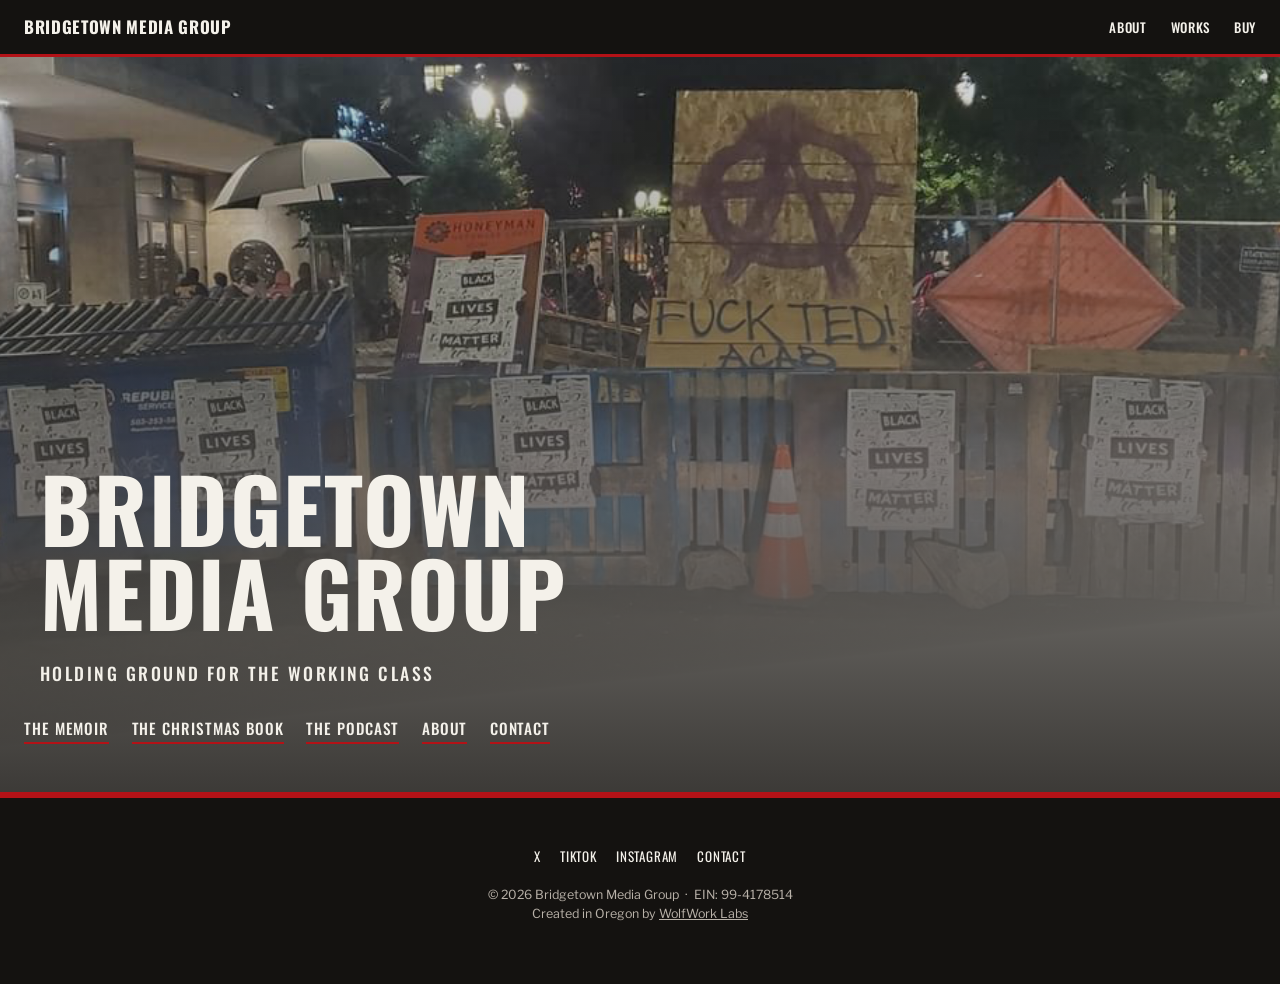
<file: index.html>
<!DOCTYPE html>
<html lang="en">
<head>
  <meta charset="UTF-8">
  <meta name="viewport" content="width=device-width, initial-scale=1">
  <title>Bridgetown Media Group — Portland Independent Press</title>
  <meta name="description" content="Bridgetown Media Group is a fledgling Portland organization building community through creative works that support a future worth living in. Publisher of the memoir Antifascist and the children's book How the Antifascist Saved Christmas.">

  <!-- how the link looks when shared -->
  <meta property="og:title" content="Bridgetown Media Group">
  <meta property="og:description" content="A fledgling Portland press building community through creative works that support a future worth living in.">
  <meta property="og:image" content="https://bridgetown-media-group.com/images/Fuck_Ted_ICE2.png">
  <meta property="og:url" content="https://bridgetown-media-group.com">
  <meta property="og:type" content="website">
  <meta name="twitter:card" content="summary_large_image">

  <link rel="stylesheet" href="styles.css">
  <!-- Google tag (gtag.js) -->
  <script async src="https://www.googletagmanager.com/gtag/js?id=G-ZHVPL9SXJJ"></script>
  <script>
  window.dataLayer = window.dataLayer || [];
  function gtag(){dataLayer.push(arguments);}
  gtag('js', new Date());

  gtag('config', 'G-ZHVPL9SXJJ');
</script>
  <link rel="icon" type="image/svg+xml" href="images/favicon_bmg.svg">
</head>

<body>
  <nav class="nav">
    <a href="index.html" class="brand">Bridgetown Media Group</a>
    <ul class="nav-links">
      <li><a href="about.html">About</a></li>
      <li>
        <details class="menu">
          <summary>Works</summary>
          <div class="menu-panel">
            <a href="memoir.html">Antifascist — The Memoir</a>
            <a href="christmas.html">How the Antifascist Saved Christmas</a>
            <a href="podcast.html">Hold Your Ground — Podcast</a>
          </div>
        </details>
      </li>
      <li><a href="buy.html">Buy</a></li>
    </ul>
  </nav>

  <header class="hero-home">
    <p class="wordmark">Bridgetown<br>Media Group</p>
    <p class="tagline">Holding ground for the working class</p>
    <div class="home-links">
      <a href="memoir.html">The Memoir</a>
      <a href="christmas.html">The Christmas Book</a>
      <a href="podcast.html">The Podcast</a>
      <a href="about.html">About</a>
      <a href="mailto:contact@bmgportland.com">Contact</a>
    </div>
  </header>

  <footer class="foot">
    <div class="social">
      <a href="https://x.com/luisthelftist">X</a>
      <a href="https://www.tiktok.com/@luistheleftist">TikTok</a>
      <a href="https://www.instagram.com/luisantifascist">Instagram</a>
      <a href="mailto:contact@bmgportland.com">Contact</a>
    </div>
    <p class="fine">
      © 2026 Bridgetown Media Group &nbsp;·&nbsp; EIN: 99-4178514<br>
      Created in Oregon by <a href="https://www.wolfworklabs.xyz/">WolfWork Labs</a>
    </p>
  </footer>

</body>
</html>
</file>
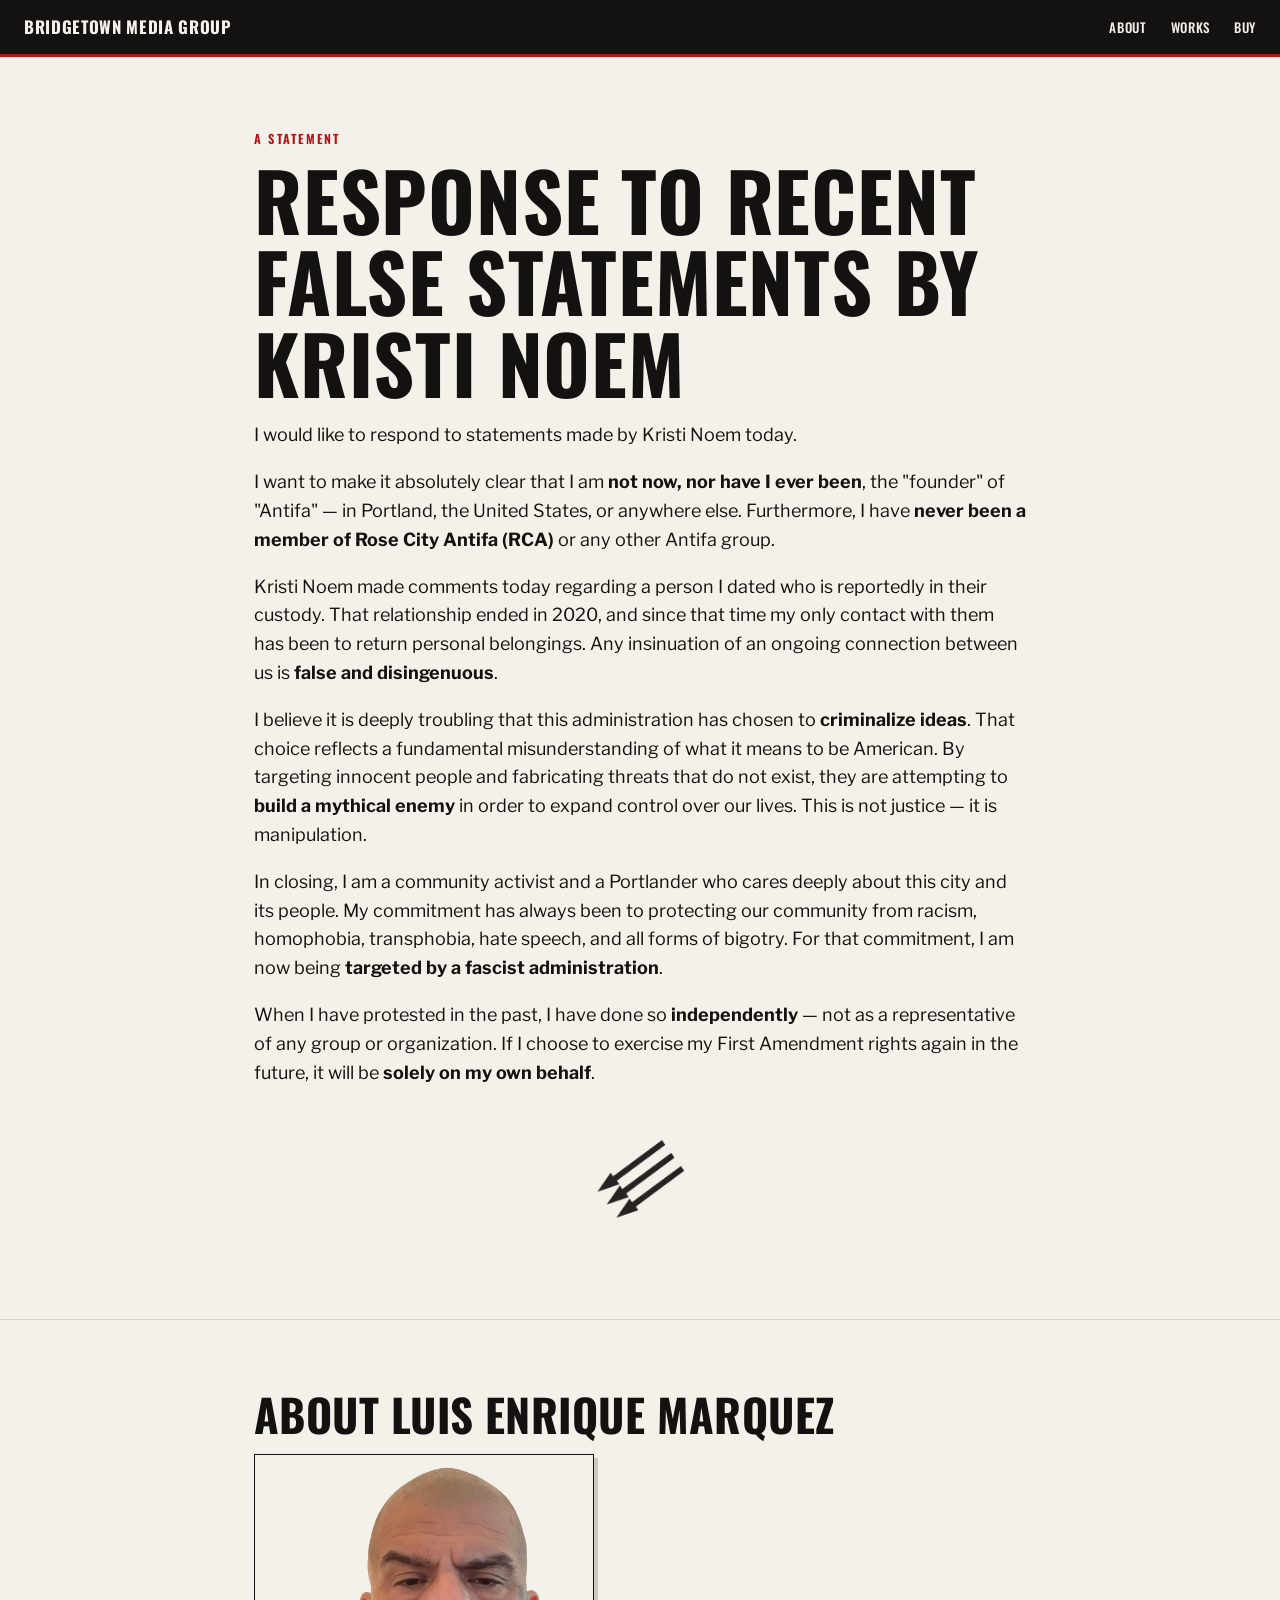
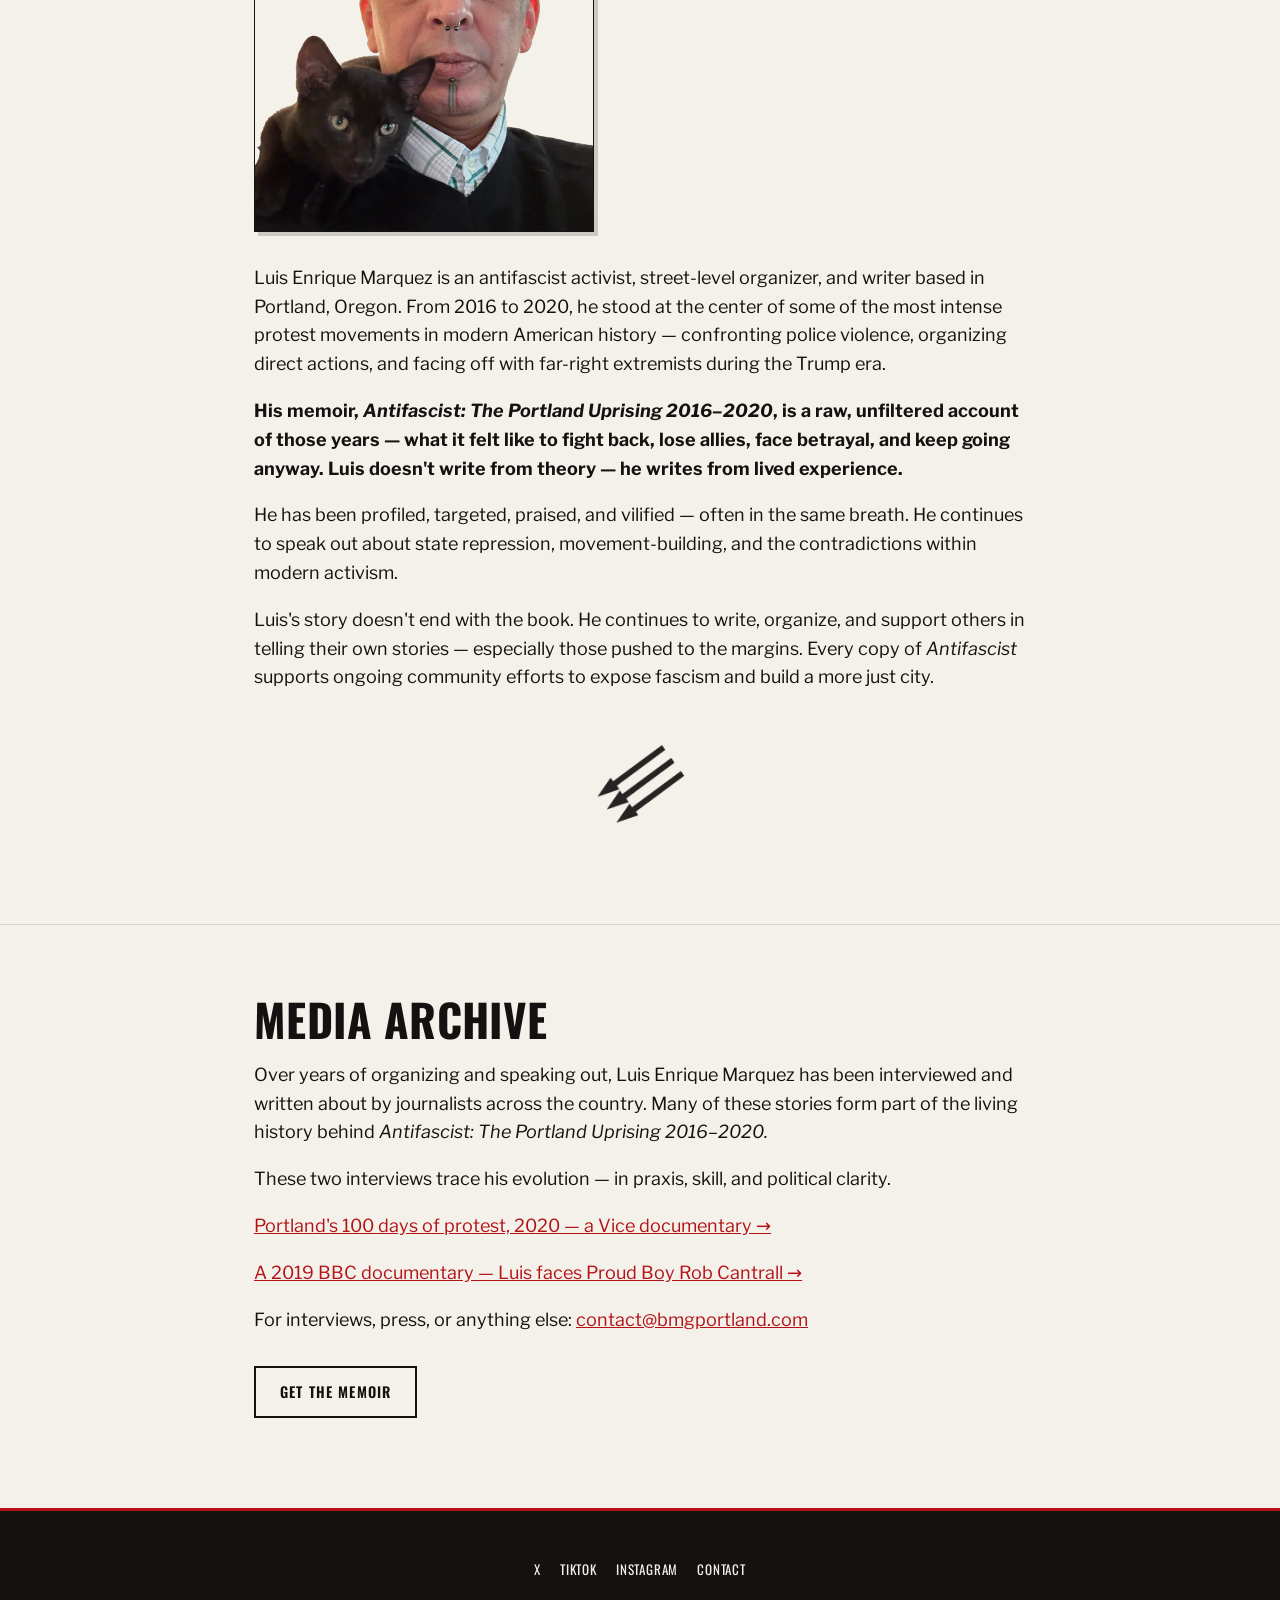
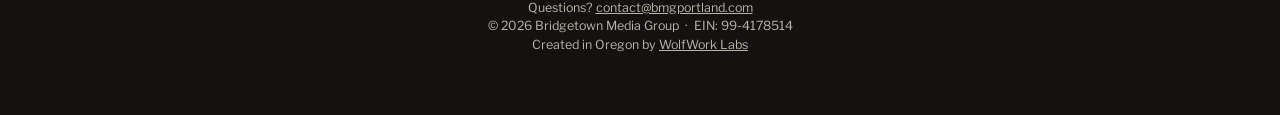
<file: about.html>
<!DOCTYPE html>
<html lang="en">
<head>
  <meta charset="UTF-8">
  <meta name="viewport" content="width=device-width, initial-scale=1">
  <title>About — Bridgetown Media Group</title>
  <meta name="description" content="Luis Enrique Marquez — antifascist organizer and writer, Portland, Oregon.">
  <link rel="stylesheet" href="styles.css">
    <!-- Google tag (gtag.js) -->
  <script async src="https://www.googletagmanager.com/gtag/js?id=G-ZHVPL9SXJJ"></script>
  <script>
    window.dataLayer = window.dataLayer || [];
    function gtag(){dataLayer.push(arguments);}
    gtag('js', new Date());

    gtag('config', 'G-ZHVPL9SXJJ');
  </script>
  <link rel="icon" type="image/svg+xml" href="images/favicon_bmg.svg">
</head>
<body>

  <nav class="nav">
    <a href="index.html" class="brand">Bridgetown Media Group</a>
    <ul class="nav-links">
      <li><a href="about.html">About</a></li>
      <li>
        <details class="menu">
          <summary>Works</summary>
          <div class="menu-panel">
            <a href="memoir.html">Antifascist — The Memoir</a>
            <a href="christmas.html">How the Antifascist Saved Christmas</a>
            <a href="podcast.html">Hold Your Ground — Podcast</a>
          </div>
        </details>
      </li>
      <li><a href="buy.html">Buy</a></li>
    </ul>
  </nav>

  <section>
    <div class="wrap">
      <p class="eyebrow">A Statement</p>
      <h1>Response to Recent False Statements by Kristi Noem</h1>
      <p>I would like to respond to statements made by Kristi Noem today.</p>
      <p>I want to make it absolutely clear that I am <strong>not now, nor have I ever been</strong>, the "founder" of "Antifa" — in Portland, the United States, or anywhere else. Furthermore, I have <strong>never been a member of Rose City Antifa (RCA)</strong> or any other Antifa group.</p>
      <p>Kristi Noem made comments today regarding a person I dated who is reportedly in their custody. That relationship ended in 2020, and since that time my only contact with them has been to return personal belongings. Any insinuation of an ongoing connection between us is <strong>false and disingenuous</strong>.</p>
      <p>I believe it is deeply troubling that this administration has chosen to <strong>criminalize ideas</strong>. That choice reflects a fundamental misunderstanding of what it means to be American. By targeting innocent people and fabricating threats that do not exist, they are attempting to <strong>build a mythical enemy</strong> in order to expand control over our lives. This is not justice — it is manipulation.</p>
      <p>In closing, I am a community activist and a Portlander who cares deeply about this city and its people. My commitment has always been to protecting our community from racism, homophobia, transphobia, hate speech, and all forms of bigotry. For that commitment, I am now being <strong>targeted by a fascist administration</strong>.</p>
      <p>When I have protested in the past, I have done so <strong>independently</strong> — not as a representative of any group or organization. If I choose to exercise my First Amendment rights again in the future, it will be <strong>solely on my own behalf</strong>.</p>
      <img class="arrow" src='images/arrows.png' alt="iron front arrows">
    </div>
  </section>

  <section>
    <div class="wrap">
      <h2>About Luis Enrique Marquez</h2>
      <img class="portrait" src='images/luiswcat.png' alt="Luis Enrique Marquez">
      <p>Luis Enrique Marquez is an antifascist activist, street-level organizer, and writer based in Portland, Oregon. From 2016 to 2020, he stood at the center of some of the most intense protest movements in modern American history — confronting police violence, organizing direct actions, and facing off with far-right extremists during the Trump era.</p>
      <p><strong>His memoir, <em>Antifascist: The Portland Uprising 2016–2020</em>, is a raw, unfiltered account of those years — what it felt like to fight back, lose allies, face betrayal, and keep going anyway. Luis doesn't write from theory — he writes from lived experience.</strong></p>
      <p>He has been profiled, targeted, praised, and vilified — often in the same breath. He continues to speak out about state repression, movement-building, and the contradictions within modern activism.</p>
      <p>Luis's story doesn't end with the book. He continues to write, organize, and support others in telling their own stories — especially those pushed to the margins. Every copy of <em>Antifascist</em> supports ongoing community efforts to expose fascism and build a more just city.</p>
       <img class="arrow" src='images/arrows.png' alt="iron front arrows">
    </div>
  </section>

  <section>
    <div class="wrap">
      <h2>Media Archive</h2>
      <p>Over years of organizing and speaking out, Luis Enrique Marquez has been interviewed and written about by journalists across the country. Many of these stories form part of the living history behind <em>Antifascist: The Portland Uprising 2016–2020.</em></p>
      <p>These two interviews trace his evolution — in praxis, skill, and political clarity.</p>
      <p><a href="https://www.youtube.com/watch?v=JuSNYVj6Ts8">Portland's 100 days of protest, 2020 — a Vice documentary →</a></p>
      <p><a href="https://www.youtube.com/watch?v=SWxh6rDYjQM">A 2019 BBC documentary — Luis faces Proud Boy Rob Cantrall →</a></p>
      <p>For interviews, press, or anything else: <a href="mailto:contact@bmgportland.com">contact@bmgportland.com</a></p>
      <p style="margin-top:2rem"><a href="buy.html" class="btn ghost">Get the Memoir</a></p>
    </div>
  </section>

  <footer class="foot">
    <div class="social">
      <a href="https://x.com/luisthelftist">X</a>
      <a href="https://www.tiktok.com/@luistheleftist">TikTok</a>
      <a href="https://www.instagram.com/luisantifascist">Instagram</a>
      <a href="mailto:contact@bmgportland.com">Contact</a>
    </div>
    <p class="fine">
      Questions? <a href="mailto:contact@bmgportland.com">contact@bmgportland.com</a><br>
      © 2026 Bridgetown Media Group &nbsp;·&nbsp; EIN: 99-4178514<br>
      Created in Oregon by <a href="https://www.wolfworklabs.xyz/">WolfWork Labs</a>
    </p>
  </footer>

</body>
</html>
</file>
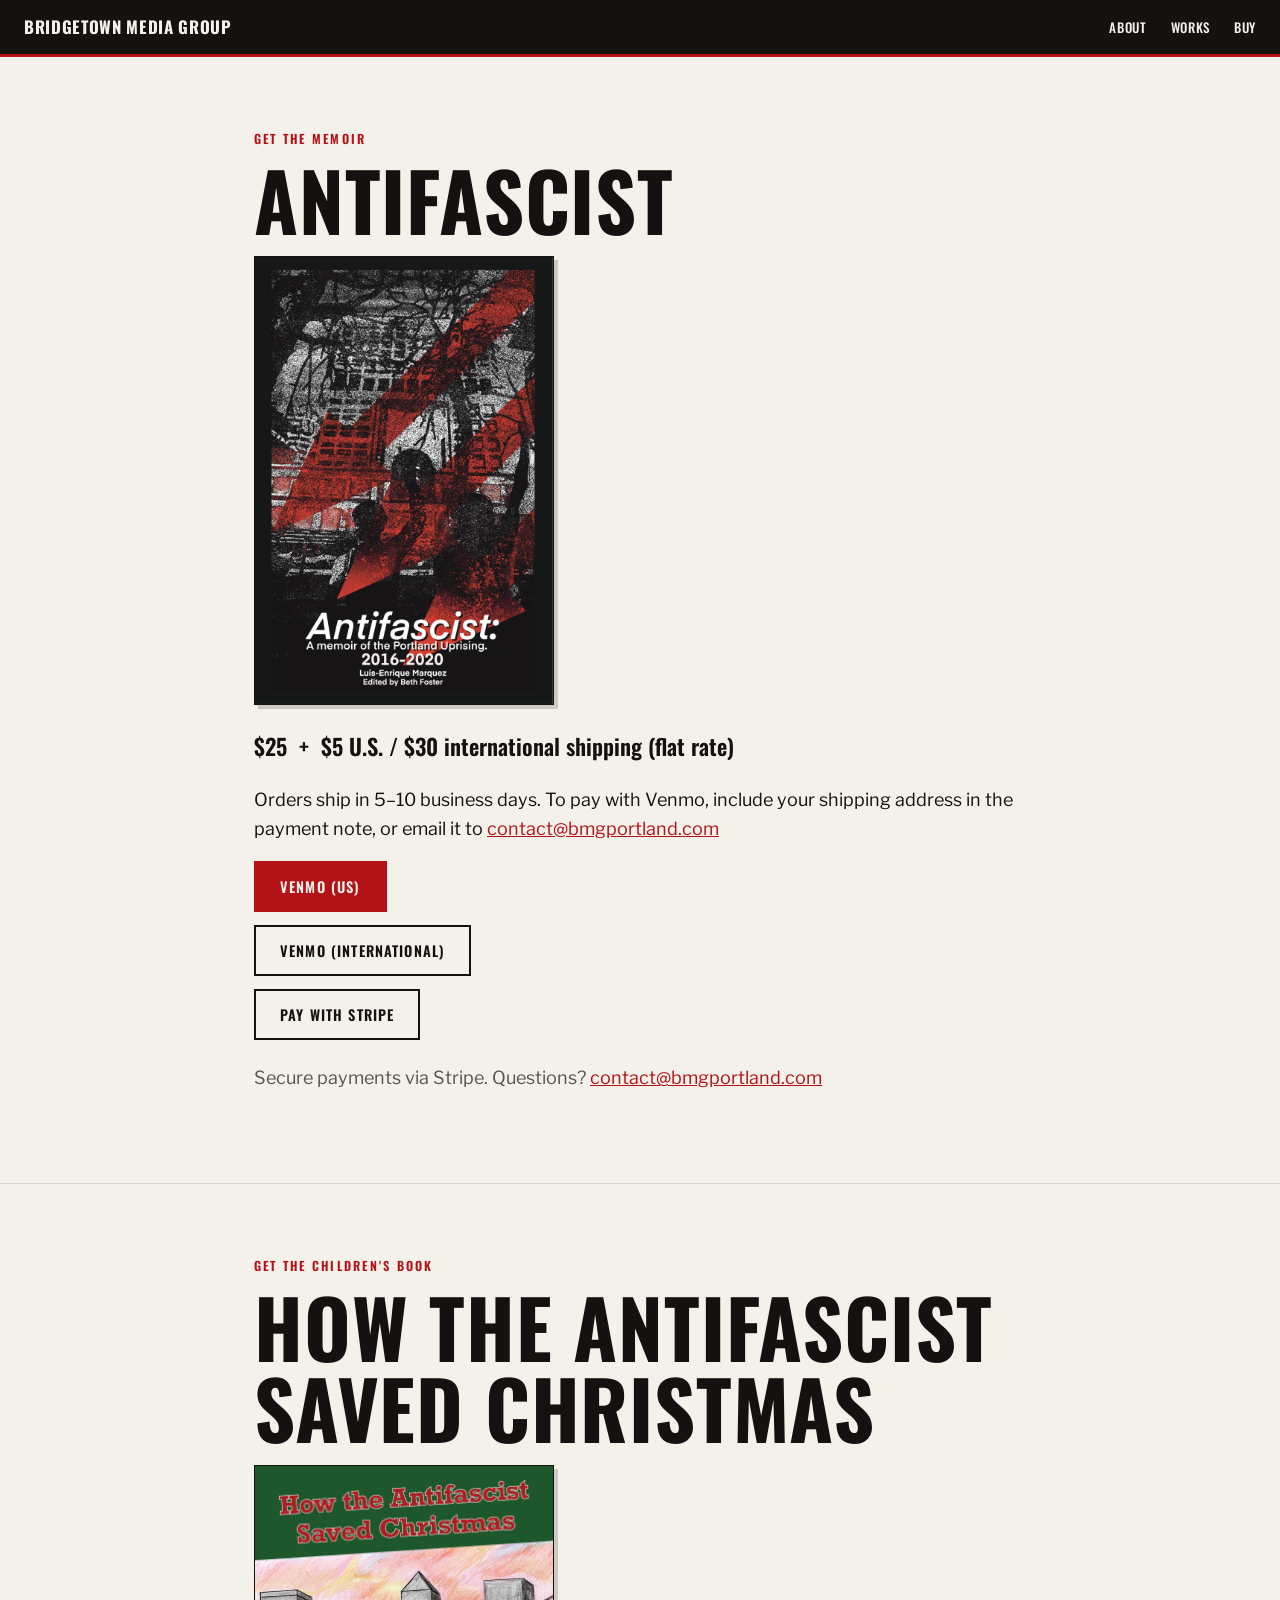
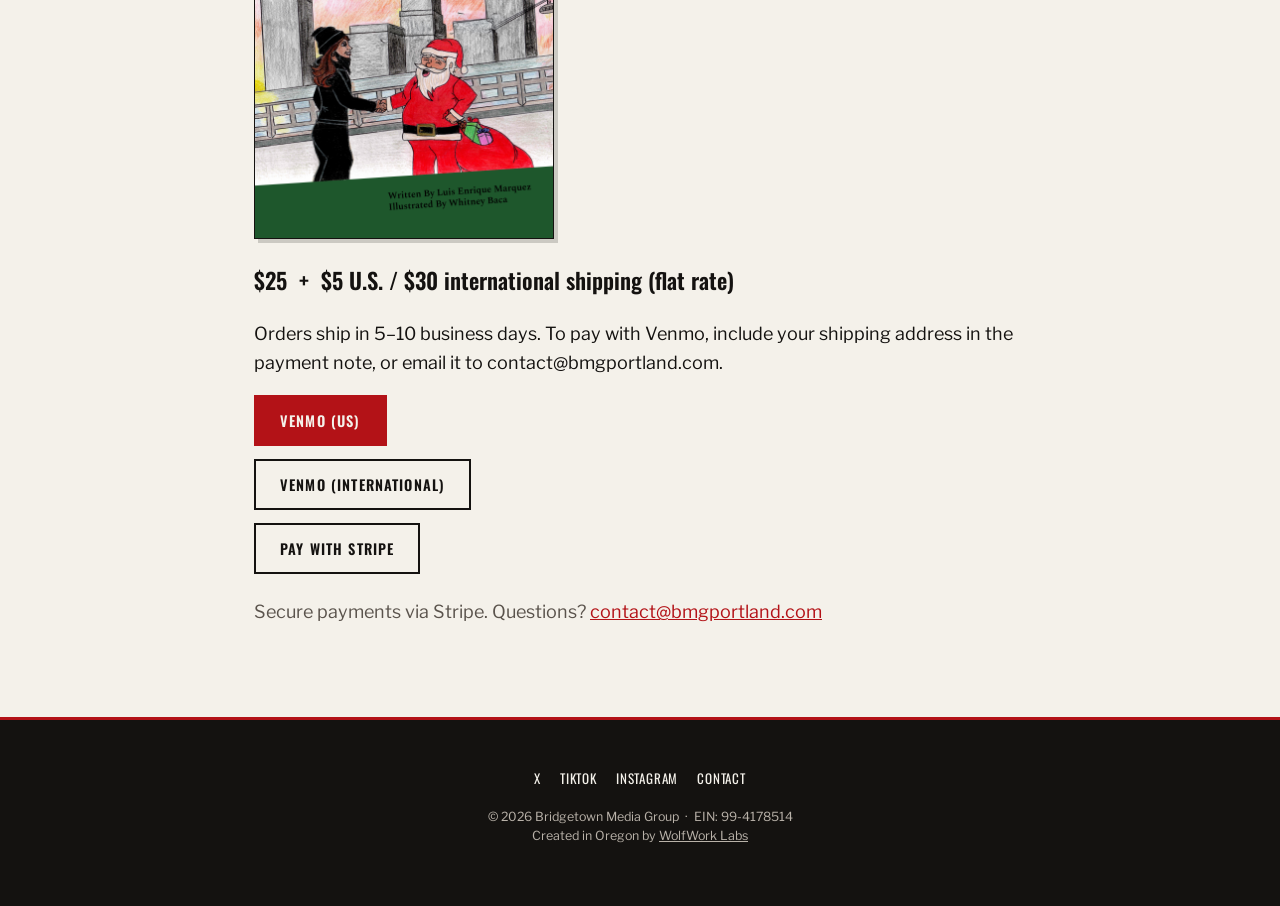
<file: buy.html>
<!DOCTYPE html>
<html lang="en">
<head>
  <meta charset="UTF-8">
  <meta name="viewport" content="width=device-width, initial-scale=1">
  <title>Buy — Bridgetown Media Group</title>
  <meta name="description" content="Get the memoir and the children's book.">
  <link rel="stylesheet" href="styles.css">
  <!-- Google tag (gtag.js) -->
  <script async src="https://www.googletagmanager.com/gtag/js?id=G-ZHVPL9SXJJ"></script>
  <script>
    window.dataLayer = window.dataLayer || [];
    function gtag(){dataLayer.push(arguments);}
    gtag('js', new Date());

    gtag('config', 'G-ZHVPL9SXJJ');
  </script>
  <link rel="icon" type="image/svg+xml" href="images/favicon_bmg-01.svg">
</head>
<body>

  <nav class="nav">
    <a href="index.html" class="brand">Bridgetown Media Group</a>
    <ul class="nav-links">
      <li><a href="about.html">About</a></li>
      <li>
        <details class="menu">
          <summary>Works</summary>
          <div class="menu-panel">
            <a href="memoir.html">Antifascist — The Memoir</a>
            <a href="christmas.html">How the Antifascist Saved Christmas</a>
            <a href="podcast.html">Hold Your Ground — Podcast</a>
          </div>
        </details>
      </li>
      <li><a href="buy.html">Buy</a></li>
    </ul>
  </nav>

  <section>
    <div class="wrap">
      <p class="eyebrow">Get the Memoir</p>
      <h1>Antifascist</h1>
      <figure>
        <img src='images/cover Antifascist (1600 x 2400 px).jpeg' alt="Antifascist memoir cover" style="max-width:300px">
      </figure>
      <p class="price">$25 &nbsp;+&nbsp; $5 U.S. / $30 international shipping (flat rate)</p>
      <p>Orders ship in 5–10 business days. To pay with Venmo, include your shipping address in the payment note, or email it to <a href="mailto:contact@bmgportland.com">contact@bmgportland.com</a></p>
      <div class="stack">
        <a href="https://venmo.com/Luis-Marquez-160?txn=pay&amount=30&note=Antifascist%20Memoir%20(US)" class="btn">Venmo (US)</a>
        <a href="https://venmo.com/Luis-Marquez-160?txn=pay&amount=55&note=Antifascist%20Memoir%20(International)" class="btn ghost">Venmo (International)</a>
        <a href="https://buy.stripe.com/28E28r84I35GfZAfRF83C03" class="btn ghost">Pay with Stripe</a>
      </div>
      <p class="fine" style="color:var(--muted); margin-top:1.5rem">Secure payments via Stripe. Questions? <a href="mailto:contact@bmgportland.com">contact@bmgportland.com</a></p>
    </div>
  </section>

  <section>
    <div class="wrap">
      <p class="eyebrow">Get the Children's Book</p>
      <h1>How the Antifascist Saved Christmas</h1>
      <figure>
        <img src='images/Cover ebook.jpg' alt="How the Antifascist Saved Christmas" style="max-width:300px; border:1px solid var(--ink)">
      </figure>
      <p class="price">$25 &nbsp;+&nbsp; $5 U.S. / $30 international shipping (flat rate)</p>
      <p>Orders ship in 5–10 business days. To pay with Venmo, include your shipping address in the payment note, or email it to contact@bmgportland.com.</p>
      <div class="stack">
        <a href="https://venmo.com/Luis-Marquez-160?txn=pay&amount=30&note=How%20the%20Antifascist%20Saved%20Christmas%20(US)" class="btn">Venmo (US)</a>
        <a href="https://venmo.com/Luis-Marquez-160?txn=pay&amount=55&note=How%20the%20Antifascist%20Saved%20Christmas%20(International)" class="btn ghost">Venmo (International)</a>
        <a href="https://buy.stripe.com/cNiaEXfxa49K3cO34T83C05" class="btn ghost">Pay with Stripe</a>
      </div>
      <p class="fine" style="color:var(--muted); margin-top:1.5rem">Secure payments via Stripe. Questions? <a href="mailto:contact@bmgportland.com.com">contact@bmgportland.com</a></p>
    </div>
  </section>

  <footer class="foot">
    <div class="social">
      <a href="https://x.com/luisthelftist">X</a>
      <a href="https://www.tiktok.com/@luistheleftist">TikTok</a>
      <a href="https://www.instagram.com/luisantifascist">Instagram</a>
      <a href="mailto:contact@bmgportland.com">Contact</a>
    </div>
    <p class="fine">
      © 2026 Bridgetown Media Group &nbsp;·&nbsp; EIN: 99-4178514<br>
      Created in Oregon by <a href="https://www.wolfworklabs.xyz/">WolfWork Labs</a>
    </p>
  </footer>

</body>
</html>
</file>
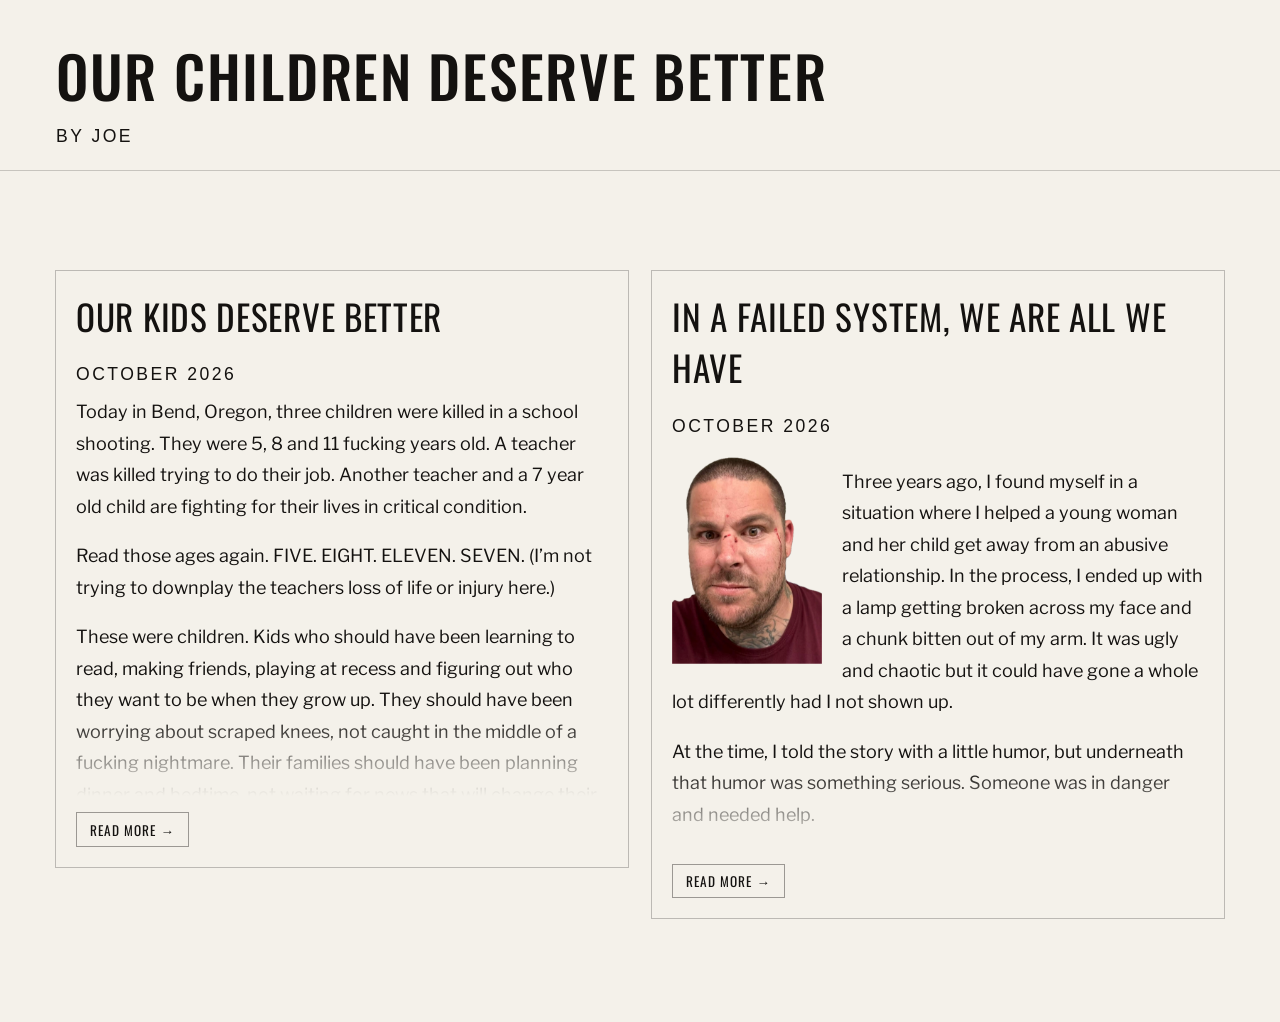
<file: by_joe.html>
<!DOCTYPE html>
<html lang="en">
<head>
  <meta charset="UTF-8">
  <meta name="viewport" content="width=device-width, initial-scale=1">
  <title>Bridgetown Media Group — Portland Independent Press</title>
  <meta name="description" content="Bridgetown Media Group is a fledgling Portland organization building community through creative works that support a future worth living in. Publisher of the memoir Antifascist and the children's book How the Antifascist Saved Christmas.">

  <!-- how the link looks when shared -->
  <meta property="og:title" content="Bridgetown Media Group">
  <meta property="og:description" content="A fledgling Portland press building community through creative works that support a future worth living in.">
  <meta property="og:image" content="https://bridgetown-media-group.com/images/Fuck_Ted_ICE2.png">
  <meta property="og:url" content="https://bridgetown-media-group.com">
  <meta property="og:type" content="website">
  <meta name="twitter:card" content="summary_large_image">
  <meta name="viewport" content="width=device-width, initial-scale=1.0">

  <link rel="stylesheet" href="styles.css">
  <!-- Google tag (gtag.js) -->
  <script async src="https://www.googletagmanager.com/gtag/js?id=G-ZHVPL9SXJJ"></script>
  <script>
  window.dataLayer = window.dataLayer || [];
  function gtag(){dataLayer.push(arguments);}
  gtag('js', new Date());

  gtag('config', 'G-ZHVPL9SXJJ');
</script>
  <link rel="icon" type="image/svg+xml" href="images/favicon_bmg.svg">
</head>

<body class="gentle">
  <p class="wordmark">Our Children Deserve Better</p>
  <h3 class="j_tagline">By Joe</h3>

  <section class="rant">
    <div class="index_grid">
      <div class="entry">
        <h2 class="rant_title">OUR KIDS DESERVE BETTER</h2>
        <h3 class="rant_date">October 2026</h3>
        <div class="entry_content">
          <p>Today in Bend, Oregon, three children were killed in a
          school shooting. They were 5, 8 and 11 fucking years old.
          A teacher was killed trying to do their job. Another
          teacher and a 7 year old child are fighting for their lives in critical condition. </p>
          <p>Read those ages again. FIVE. EIGHT. ELEVEN. SEVEN. (I’m not trying to downplay the teachers loss of life or injury here.)</p>
          <p>These were children. Kids who should have been learning to read, making friends, playing at recess and figuring out who they want to be when they grow up. They should have been worrying about scraped knees, not caught in the middle of a fucking nightmare. Their families should have been planning dinner and bedtime, not waiting for news that will change their lives forever.</p>
          <p>Our kids deserve better. Teachers deserve better. Parents deserve better. Communities deserve better. And our children deserve to grow up in a world where going to school doesn't mean gambling with their lives.</p>
          <p>How many more families have to be destroyed? How many more teachers and children have to die before we stop treating this as an unavoidable part of life? How many more times are we going to mourn, offer thoughts and prayers, change our profile pictures on fucking Facebook and then move on until the next school becomes a crime scene.</p>
          <p>Grief matters. Compassion matters. Supporting these families matters. But so does doing something to prevent the next tragedy.</p>
          <p>Our children aren't statistics. They're not tomorrow's headlines. They're human beings with entire lives ahead of them. Lives that should never have been taken in a place meant to protect, educate, and nurture them.</p>
          <p>Tonight, I'm thinking about those children, the teacher who won't be going home, the families who are living every parent's worst nightmare and the people traumatized by today’s events.</p>
          <p>Our kids deserve to feel safe. They deserve to grow up. They deserve a future. And we owe them more that thoughts and prayers or another round of condolences after the damage is done.</p>
          <p>Enough is enough.</p>
        </div>
        <button class="read-more" onclick="this.previousElementSibling.classList.toggle('expanded'); this.textContent = this.textContent === 'Read more →' ? 'Read less ↑' : 'Read more →';">Read more →</button>
      </div>
      <div class="entry">
        <h2 class="rant_title">IN A FAILED SYSTEM, WE ARE ALL WE HAVE</h2>
        <h3 class="rant_date">October 2026</h3>
        <div class="entry_content">
        <img src="images/joe2.png" alt="Joe">
          <p>Three years ago, I found myself in a situation where I helped a young woman and her child get away from an abusive relationship. In the process, I ended up with a lamp getting broken across my face and a chunk bitten out of my arm. It was ugly and chaotic but it could have gone a whole lot differently had I not shown up.</p>
          <p>At the time, I told the story with a little humor, but underneath that humor was something serious. Someone was in danger and needed help.</p>
          <p>Around that same time, a woman not far from where I live had been killed by her abusive boyfriend after reaching out to the police. That story stuck with me. It was a reminder that domestic violence isn't always something we can see from the outside and that for some people, home is the most dangerous place they can be. This situation had a different end. The young woman I helped escape had been befriended by my wife and they had set up a code word to be texted when she was ready to leave.</p>
          <p>Three years later, during Domestic Violence Awareness Month, I want to say this. Don't look the other way. Check on your friends. Listen when someone tells you they're afraid. Believe people when they ask for help. Support survivors without judgment. And, if someone you know is trapped in an abusive situation, help them find support.</p>
          <p>I know that this situation got physical and that not everybody is capable of physical confrontation, but stepping in doesn't always mean throwing punches or putting yourself in harm's way. Sometimes it means making a phone call, offering a place to go, helping someone build a safety plan or simply letting them know they're not alone.</p>
          <p>We can't fix everything on our own, but we can refuse to treat abuse as somebody else's problem. We can look out for one another, stand with survivors and help build communities where people have a real chance to get out and stay safe.</p>
          <p>We can't fix everything on our own, but we can refuse to treat abuse as somebody else's problem. We can look out for one another, stand with survivors and help build communities where people have a real chance to get out and stay safe.</p>
          <p>As I’ve said before, in a failed system, we have to look out for each other and in the words of my daughters beloved Montessori teacher, “it’s a lot when we all do a little”.</p>
        </div>
        <button class="read-more" onclick="this.previousElementSibling.classList.toggle('expanded'); this.textContent = this.textContent === 'Read more →' ? 'Read less ↑' : 'Read more →';">Read more →</button>
      </div>
    </div>
  </section>
</body>
</file>
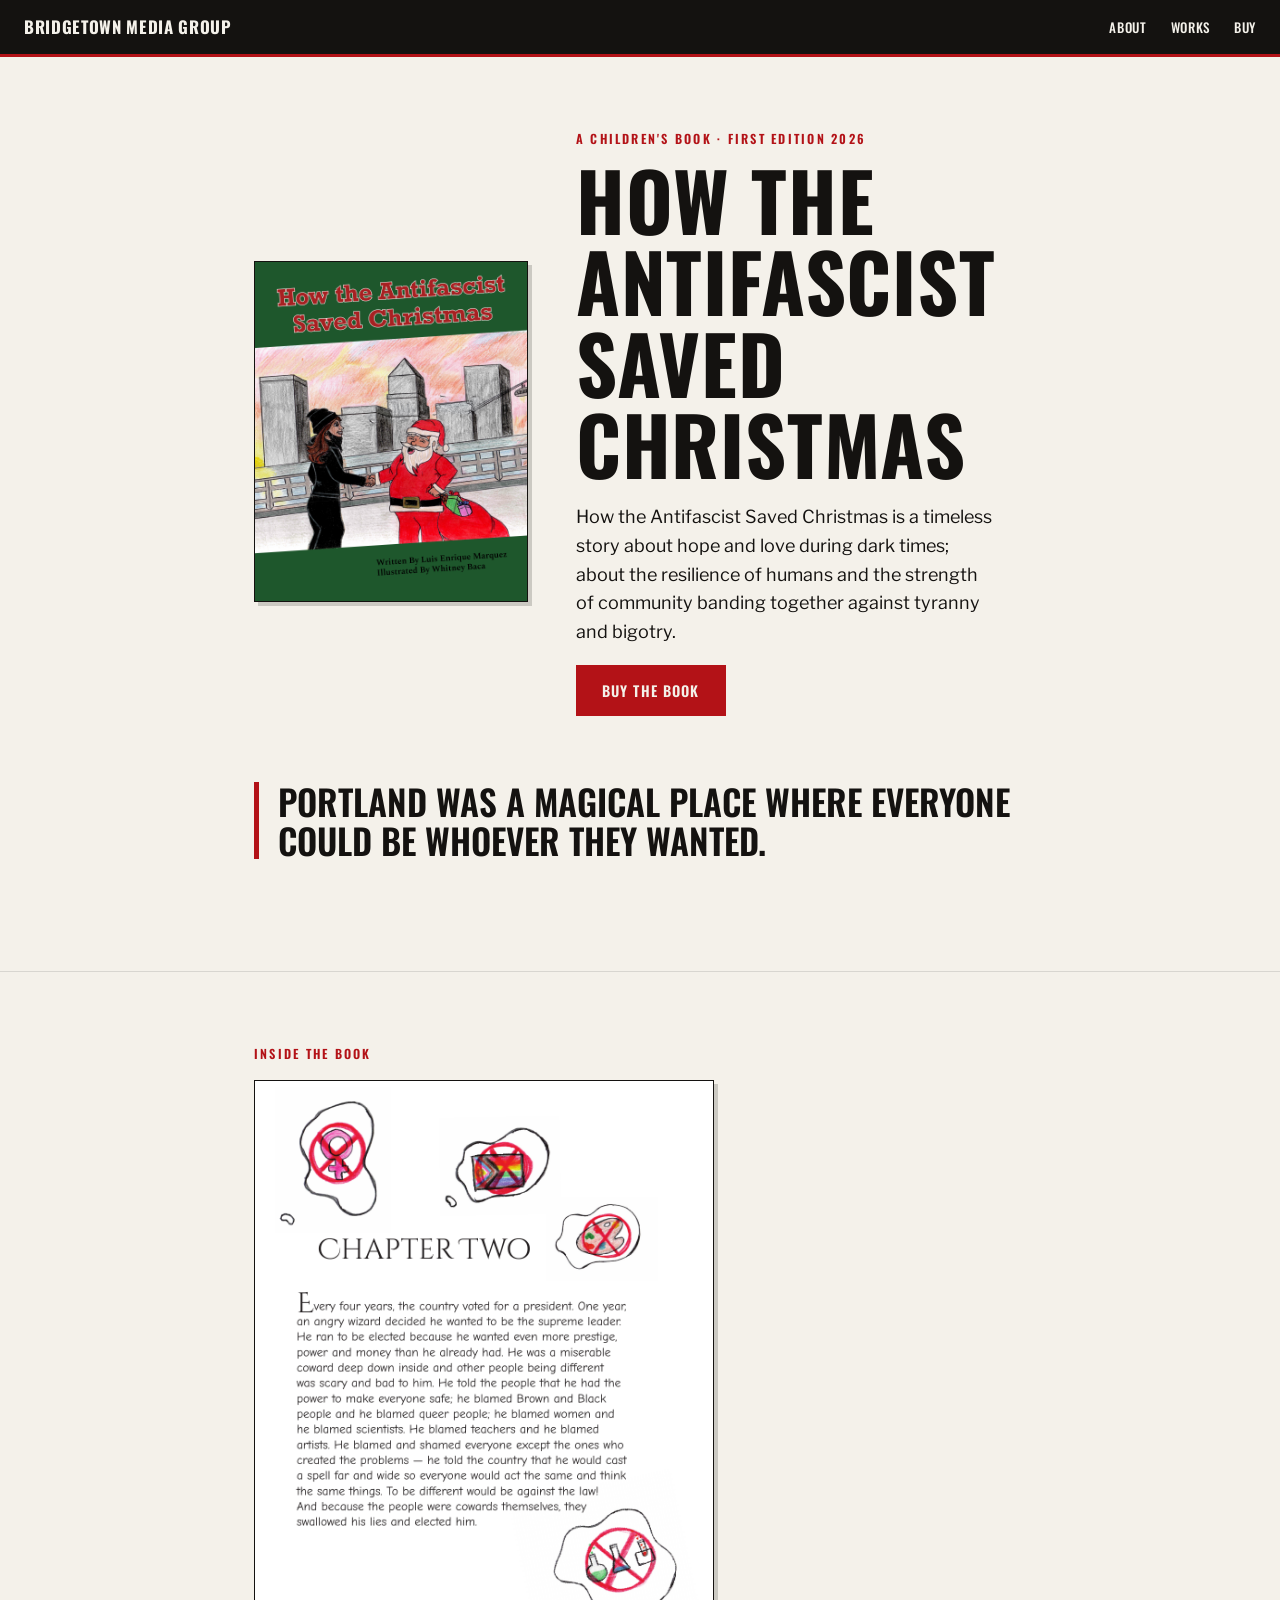
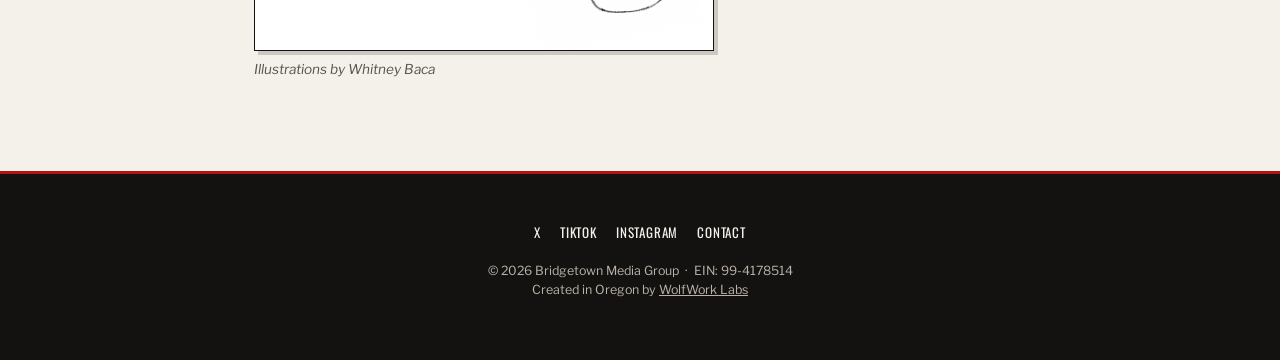
<file: christmas.html>
<!DOCTYPE html>
<html lang="en">
<head>
  <meta charset="UTF-8">
  <meta name="viewport" content="width=device-width, initial-scale=1">
  <title>How the Antifascist Saved Christmas — Bridgetown Media Group</title>
  <meta name="description" content="A children's book by Luis Enrique Marquez, illustrated by Whitney Baca.">
  <link rel="stylesheet" href="styles.css">
    <!-- Google tag (gtag.js) -->
  <script async src="https://www.googletagmanager.com/gtag/js?id=G-ZHVPL9SXJJ"></script>
  <script>
    window.dataLayer = window.dataLayer || [];
    function gtag(){dataLayer.push(arguments);}
    gtag('js', new Date());

    gtag('config', 'G-ZHVPL9SXJJ');
  </script>
  <link rel="icon" type="image/svg+xml" href="images/favicon_bmg.svg">
</head>

<body>
  <nav class="nav">
    <a href="index.html" class="brand">Bridgetown Media Group</a>
    <ul class="nav-links">
      <li><a href="about.html">About</a></li>
      <li>
        <details class="menu">
          <summary>Works</summary>
          <div class="menu-panel">
            <a href="memoir.html">Antifascist — The Memoir</a>
            <a href="christmas.html">How the Antifascist Saved Christmas</a>
            <a href="podcast.html">Hold Your Ground — Podcast</a>
          </div>
        </details>
      </li>
      <li><a href="buy.html">Buy</a></li>
    </ul>
  </nav>

  
  <section>
    <div class="wrap">
      <div class="xmas-hero-grid">
        <figure class="xmas-cover">
          <img src='images/Cover ebook.jpg' alt="How the Antifascist Saved Christmas — cover">
        </figure>
        <div class="xmas-intro">
          <p class="eyebrow">A Children's Book · First Edition 2026</p>
          <h1>How the Antifascist Saved Christmas</h1>
          <p>How the Antifascist Saved Christmas is a timeless story about hope and love during dark times; about the resilience of humans and the strength of community banding together against tyranny and bigotry.</p>
          <p><a href="buy.html" class="btn">Buy the Book</a></p>
        </div>
      </div>
      <p class="pull" style="margin-top:3rem">Portland was a magical place where everyone could be whoever they wanted.</p>
    </div>
  </section>

  <section>
    <div class="wrap">
      <p class="eyebrow">Inside the book</p>
      <figure class="xmas-inside">
        <img src="images/xmas-inside.png" alt="Interior spread with illustrations by Whitney Baca">
        <figcaption>Illustrations by Whitney Baca</figcaption>
      </figure>
      <p class="fine" style="color:var(--muted)">
    
    </div>
  </section>

  <footer class="foot">
    <div class="social">
      <a href="https://x.com/luisthelftist">X</a>
      <a href="https://www.tiktok.com/@luistheleftist">TikTok</a>
      <a href="https://www.instagram.com/luisantifascist">Instagram</a>
      <a href="mailto:contact@bmgportland.com">Contact</a>
    </div>
    <p class="fine">
      © 2026 Bridgetown Media Group &nbsp;·&nbsp; EIN: 99-4178514<br>
      Created in Oregon by <a href="https://www.wolfworklabs.xyz/">WolfWork Labs</a>
    </p>
  </footer>

</body>
</html>
</file>
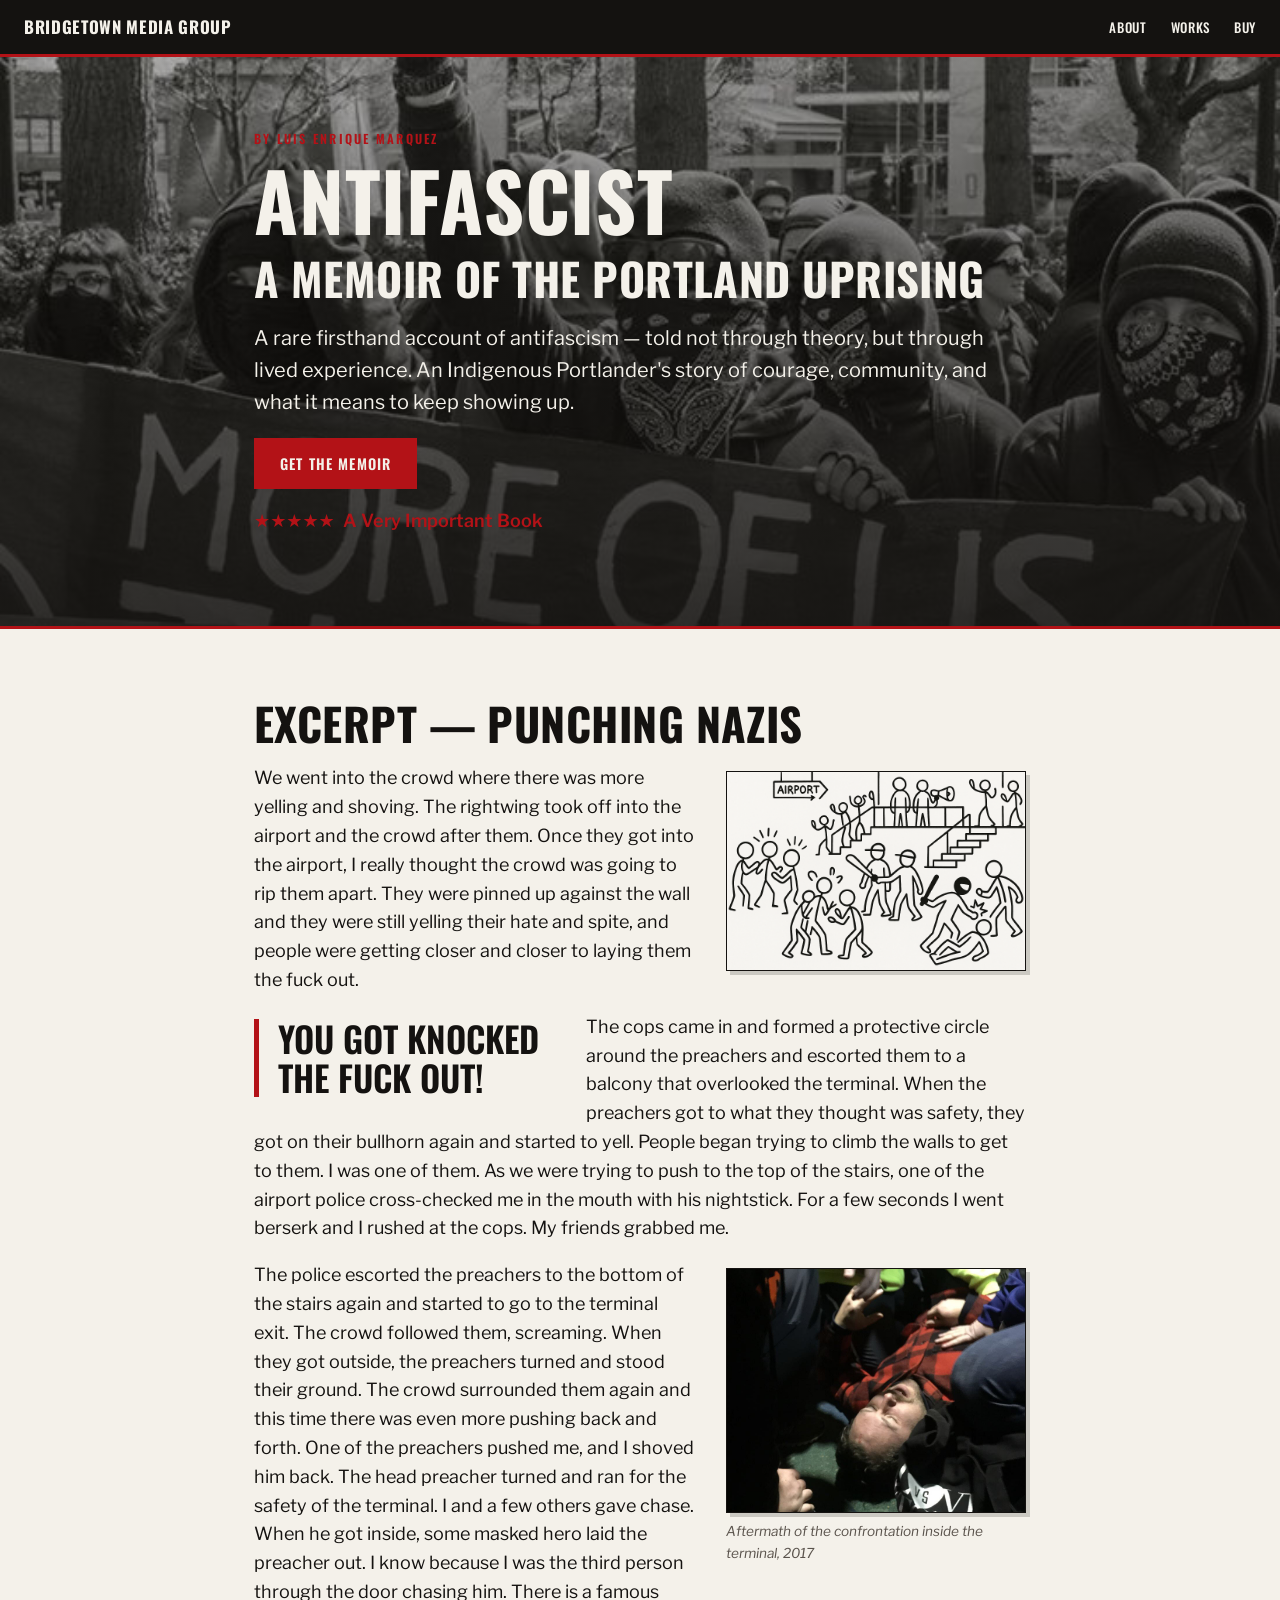
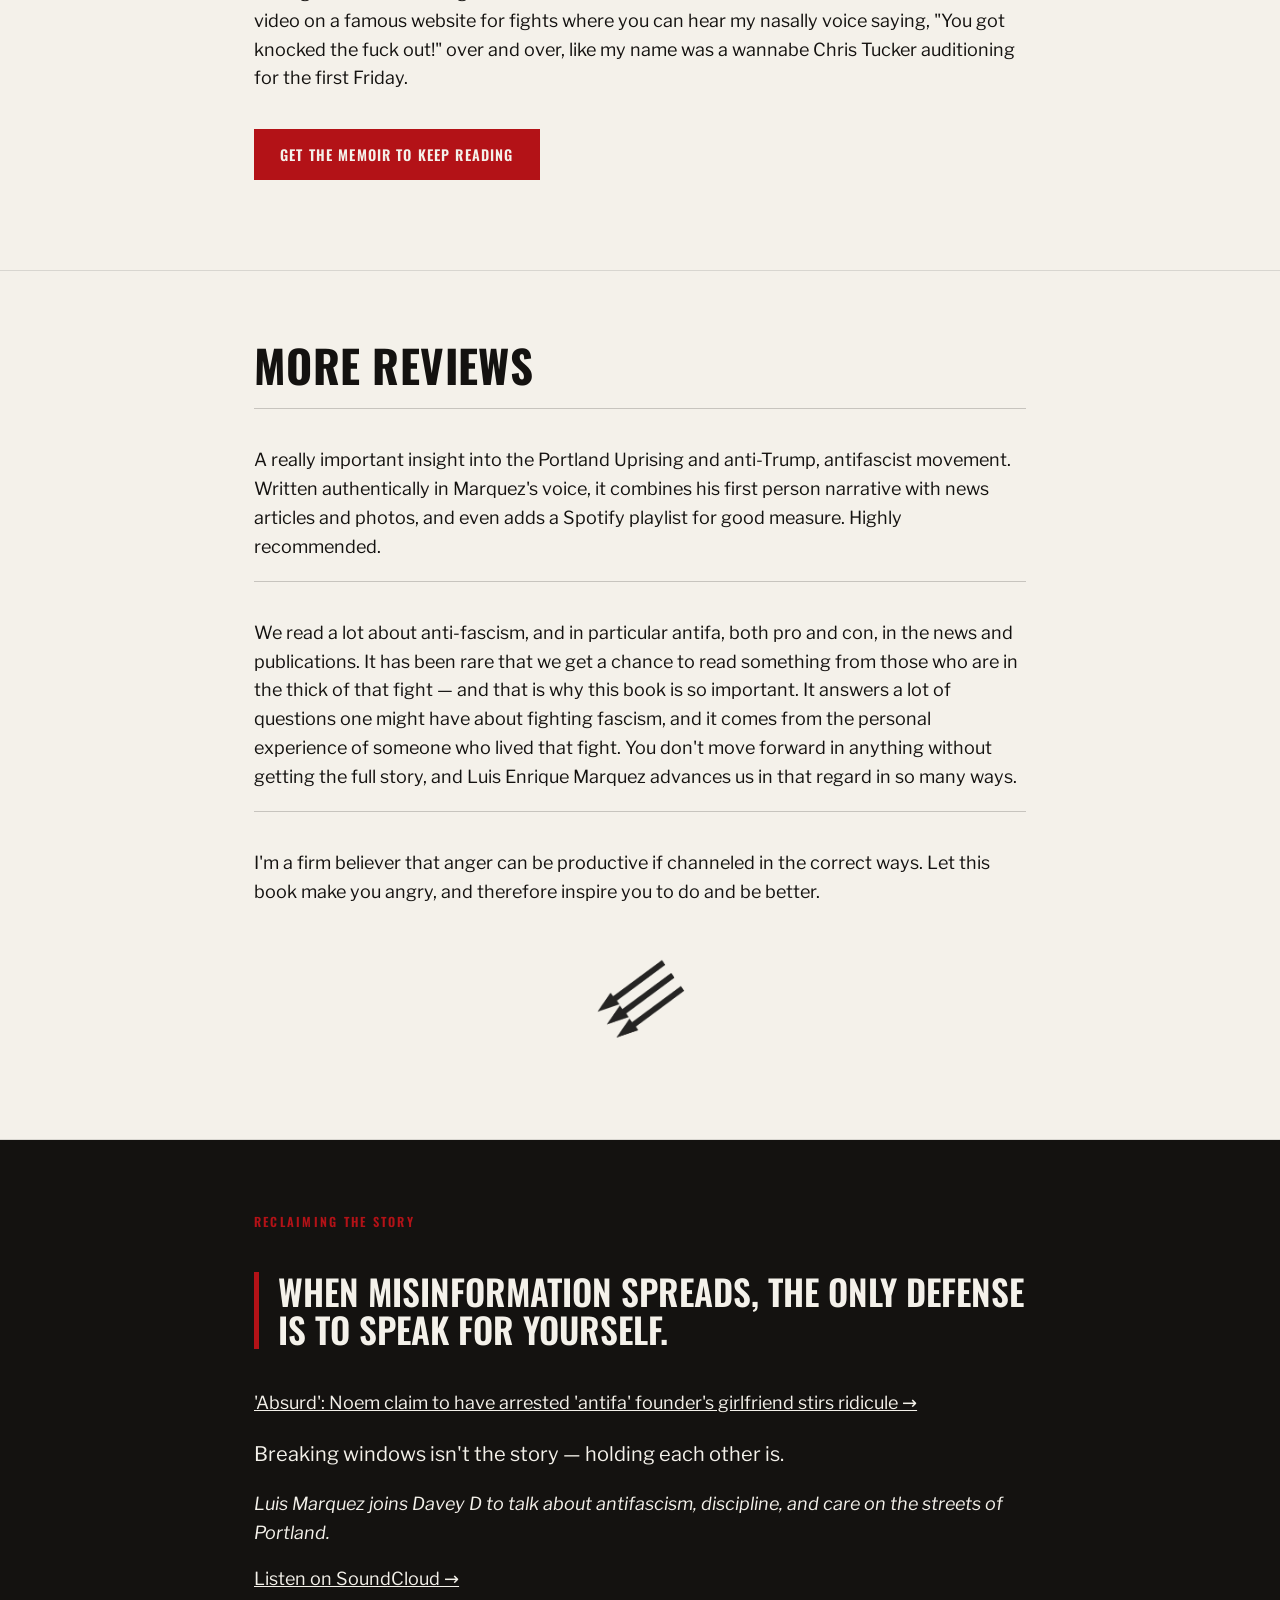
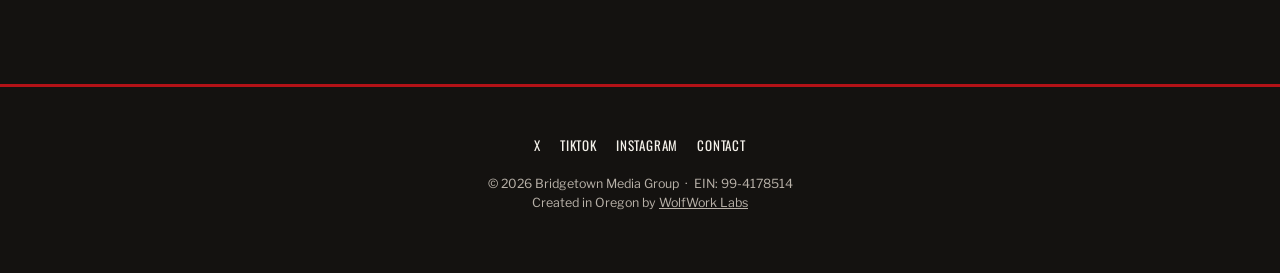
<file: memoir.html>
<!DOCTYPE html>
<html lang="en">
<head>
  <meta charset="UTF-8">
  <meta name="viewport" content="width=device-width, initial-scale=1">
  <title>Antifascist: A Memoir of the Portland Uprising</title>
  <meta name="description" content="A firsthand account of antifascism — told not through theory, but through lived experience.">
  <link rel="stylesheet" href="styles.css">
  <!-- Google tag (gtag.js) -->
  <script async src="https://www.googletagmanager.com/gtag/js?id=G-ZHVPL9SXJJ"></script>
  <script>
  window.dataLayer = window.dataLayer || [];
  function gtag(){dataLayer.push(arguments);}
  gtag('js', new Date());

  gtag('config', 'G-ZHVPL9SXJJ');
</script>
  <link rel="icon" type="image/svg+xml" href="images/favicon_bmg.svg">
</head>

<body>
  <nav class="nav">
    <a href="index.html" class="brand">Bridgetown Media Group</a>
    <ul class="nav-links">
      <li><a href="about.html">About</a></li>
      <li>
        <details class="menu">
          <summary>Works</summary>
          <div class="menu-panel">
            <a href="memoir.html">Antifascist — The Memoir</a>
            <a href="christmas.html">How the Antifascist Saved Christmas</a>
            <a href="podcast.html">Hold Your Ground — Podcast</a>
          </div>
        </details>
      </li>
      <li><a href="buy.html">Buy</a></li>
    </ul>
  </nav>

  <section class="hero-banner">
    <div class="wrap">
      <p class="eyebrow">By Luis Enrique Marquez</p>
      <h1>Antifascist</h1>
      <h2>A Memoir of the Portland Uprising</h2>
      <p class="lede">A rare firsthand account of antifascism — told not through theory, but through lived experience. An Indigenous Portlander's story of courage, community, and what it means to keep showing up.</p>
      <p><a href="buy.html" class="btn">Get the Memoir</a></p>
      <p class="stars">★★★★★ &nbsp;A Very Important Book</p>
    </div>
  </section>

  <section>
    <div class="wrap">
      <h2>Excerpt — Punching Nazis</h2>
      <div class="excerpt-flow">
        <figure class="float-right">
          <img src='images/punching_nazis_illustration.png' alt="Illustration from the memoir">
        </figure>
        <p>We went into the crowd where there was more yelling and shoving. The rightwing took off into the airport and the crowd after them. Once they got into the airport, I really thought the crowd was going to rip them apart. They were pinned up against the wall and they were still yelling their hate and spite, and people were getting closer and closer to laying them the fuck out.</p>
        <p class="pull float-left">You got knocked the fuck out!</p>
        <p>The cops came in and formed a protective circle around the preachers and escorted them to a balcony that overlooked the terminal. When the preachers got to what they thought was safety, they got on their bullhorn again and started to yell. People began trying to climb the walls to get to them. I was one of them. As we were trying to push to the top of the stairs, one of the airport police cross-checked me in the mouth with his nightstick. For a few seconds I went berserk and I rushed at the cops. My friends grabbed me.</p>
        <figure class="float-right">
          <img src='images/Punching_Nazis3.jpg' alt="Aftermath of the confrontation inside the terminal">
          <figcaption>Aftermath of the confrontation inside the terminal, 2017</figcaption>
        </figure>
        <p>The police escorted the preachers to the bottom of the stairs again and started to go to the terminal exit. The crowd followed them, screaming. When they got outside, the preachers turned and stood their ground. The crowd surrounded them again and this time there was even more pushing back and forth. One of the preachers pushed me, and I shoved him back. The head preacher turned and ran for the safety of the terminal. I and a few others gave chase. When he got inside, some masked hero laid the preacher out. I know because I was the third person through the door chasing him. There is a famous video on a famous website for fights where you can hear my nasally voice saying, "You got knocked the fuck out!" over and over, like my name was a wannabe Chris Tucker auditioning for the first Friday.</p>
      </div>
      <p><a href="buy.html" class="btn">Get the Memoir to Keep Reading</a></p>
    </div>
  </section>

  <section>
    <div class="wrap">
      <h2>More Reviews</h2>
      <div class="review">
        <p>A really important insight into the Portland Uprising and anti-Trump, antifascist movement. Written authentically in Marquez's voice, it combines his first person narrative with news articles and photos, and even adds a Spotify playlist for good measure. Highly recommended.</p>
      </div>
      <div class="review">
        <p>We read a lot about anti-fascism, and in particular antifa, both pro and con, in the news and publications. It has been rare that we get a chance to read something from those who are in the thick of that fight — and that is why this book is so important. It answers a lot of questions one might have about fighting fascism, and it comes from the personal experience of someone who lived that fight. You don't move forward in anything without getting the full story, and Luis Enrique Marquez advances us in that regard in so many ways.</p>
      </div>
      <div class="review">
        <p>I'm a firm believer that anger can be productive if channeled in the correct ways. Let this book make you angry, and therefore inspire you to do and be better.</p>
      </div>
      <img class="arrow" src='images/arrows.png' alt="iron fron arrows">
    </div>
  </section>

  <section class="band">
    <div class="wrap">
      <p class="eyebrow">Reclaiming the Story</p>
      <p class="pull" style="border-color:var(--red)">When misinformation spreads, the only defense is to speak for yourself.</p>
      <p><a href="https://www.rawstory.com/raw-investigates/kristi-noem-2674185165/">'Absurd': Noem claim to have arrested 'antifa' founder's girlfriend stirs ridicule →</a></p>
      <p class="lede">Breaking windows isn't the story — holding each other is.</p>
      <p><em>Luis Marquez joins Davey D to talk about antifascism, discipline, and care on the streets of Portland.</em></p>
      <p><a href="https://soundcloud.com/mrdaveyd/hkr-09-29-25-anti-fascism-in-portland-a-conversation-w-luis-enrique-marquez">Listen on SoundCloud →</a></p>
    </div>
  </section>

  <footer class="foot">
    <div class="social">
      <a href="https://x.com/luisthelftist">X</a>
      <a href="https://www.tiktok.com/@luistheleftist">TikTok</a>
      <a href="https://www.instagram.com/luisantifascist">Instagram</a>
      <a href="mailto:contact@bmgportland.com">Contact</a>
    </div>
    <p class="fine">
      © 2026 Bridgetown Media Group &nbsp;·&nbsp; EIN: 99-4178514<br>
      Created in Oregon by <a href="https://www.wolfworklabs.xyz/">WolfWork Labs</a>
    </p>
  </footer>

</body>
</html>
</file>
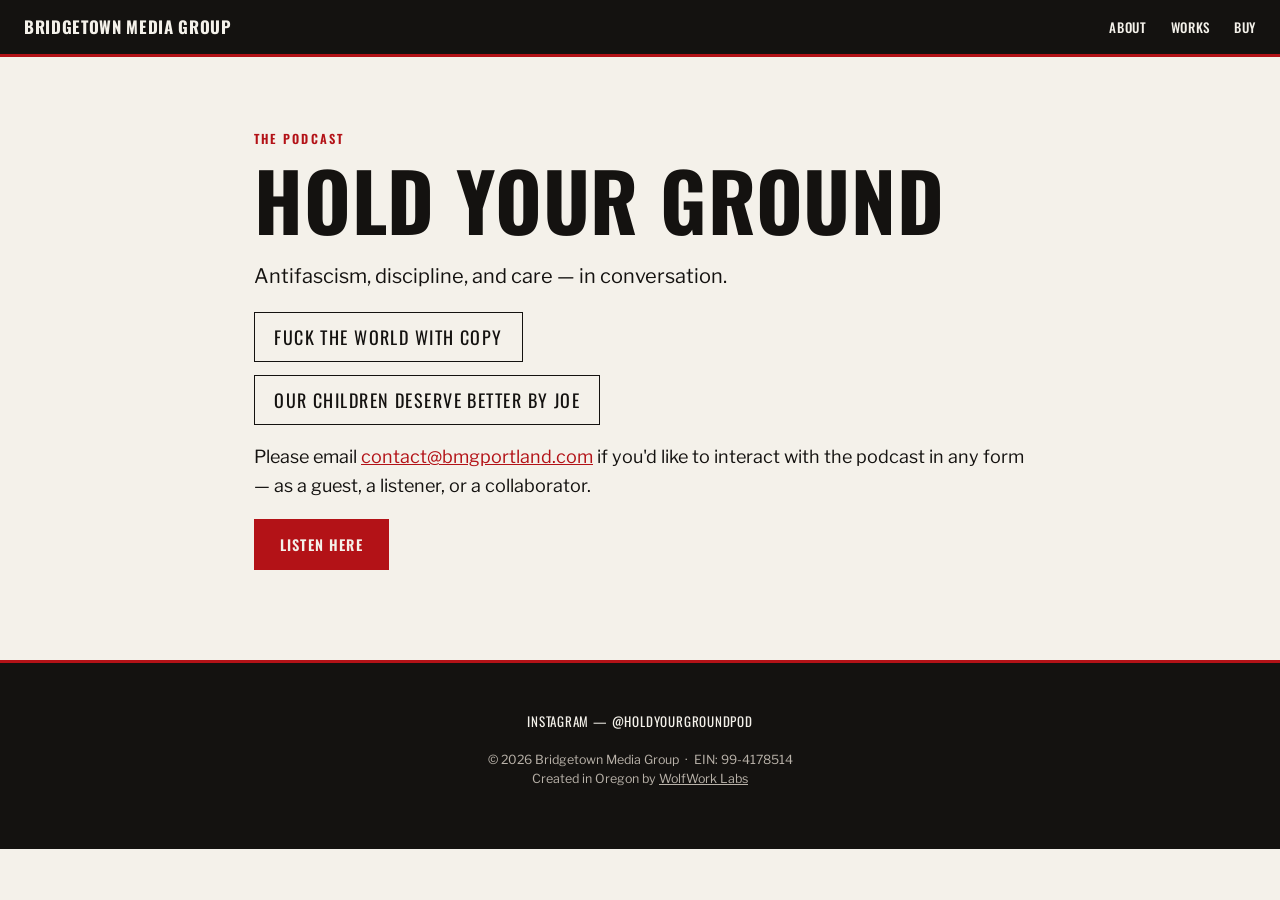
<file: podcast.html>
<!DOCTYPE html>
<html lang="en">
<head>
  <meta charset="UTF-8">
  <meta name="viewport" content="width=device-width, initial-scale=1">
  <title>Hold Your Ground — Bridgetown Media Group</title>
  <meta name="description" content="Hold Your Ground — a podcast from Bridgetown Media Group.">
  <link rel="stylesheet" href="styles.css">
  <!-- Google tag (gtag.js) -->
  <script async src="https://www.googletagmanager.com/gtag/js?id=G-ZHVPL9SXJJ"></script>
  <script>
    window.dataLayer = window.dataLayer || [];
    function gtag(){dataLayer.push(arguments);}
    gtag('js', new Date());

    gtag('config', 'G-ZHVPL9SXJJ');
  </script>
  <link rel="icon" type="image/svg+xml" href="images/favicon_bmg.svg">
</head>
<body>
  <nav class="nav">
    <a href="index.html" class="brand">Bridgetown Media Group</a>
    <ul class="nav-links">
      <li><a href="about.html">About</a></li>
      <li>
        <details class="menu">
          <summary>Works</summary>
          <div class="menu-panel">
            <a href="memoir.html">Antifascist — The Memoir</a>
            <a href="christmas.html">How the Antifascist Saved Christmas</a>
            <a href="podcast.html">Hold Your Ground — Podcast</a>
          </div>
        </details>
      </li>
      <li><a href="buy.html">Buy</a></li>
    </ul>
  </nav>

  <section>
    <div class="wrap">
      <p class="eyebrow">The Podcast</p>
      <h1>Hold Your Ground</h1>
      <p class="lede">Antifascism, discipline, and care — in conversation.</p>
      <div class="stack">
        <a class="rant-link" href="rants.html">Fuck the World with Copy</a>
        <a class="rant-link" href="by_joe.html">Our Children Deserve Better by Joe</a>
      </div>
      <p>Please email <a href="mailto:contact@bmgportland.com">contact@bmgportland.com</a> if you'd like to interact with the podcast in any form — as a guest, a listener, or a collaborator.</p>
       <p><a href="https://pod.link/1896944983" class="btn">Listen Here</a></p>
    </div>
  </section>

  <footer class="foot">
    <div class="social">
      <a href="https://www.instagram.com/holdyourgroundpod/">Instagram — @holdyourgroundpod</a>
    </div>
    <p class="fine">
      © 2026 Bridgetown Media Group &nbsp;·&nbsp; EIN: 99-4178514<br>
      Created in Oregon by <a href="https://www.wolfworklabs.xyz/">WolfWork Labs</a>
    </p>
  </footer>

</body>
</html>
</file>
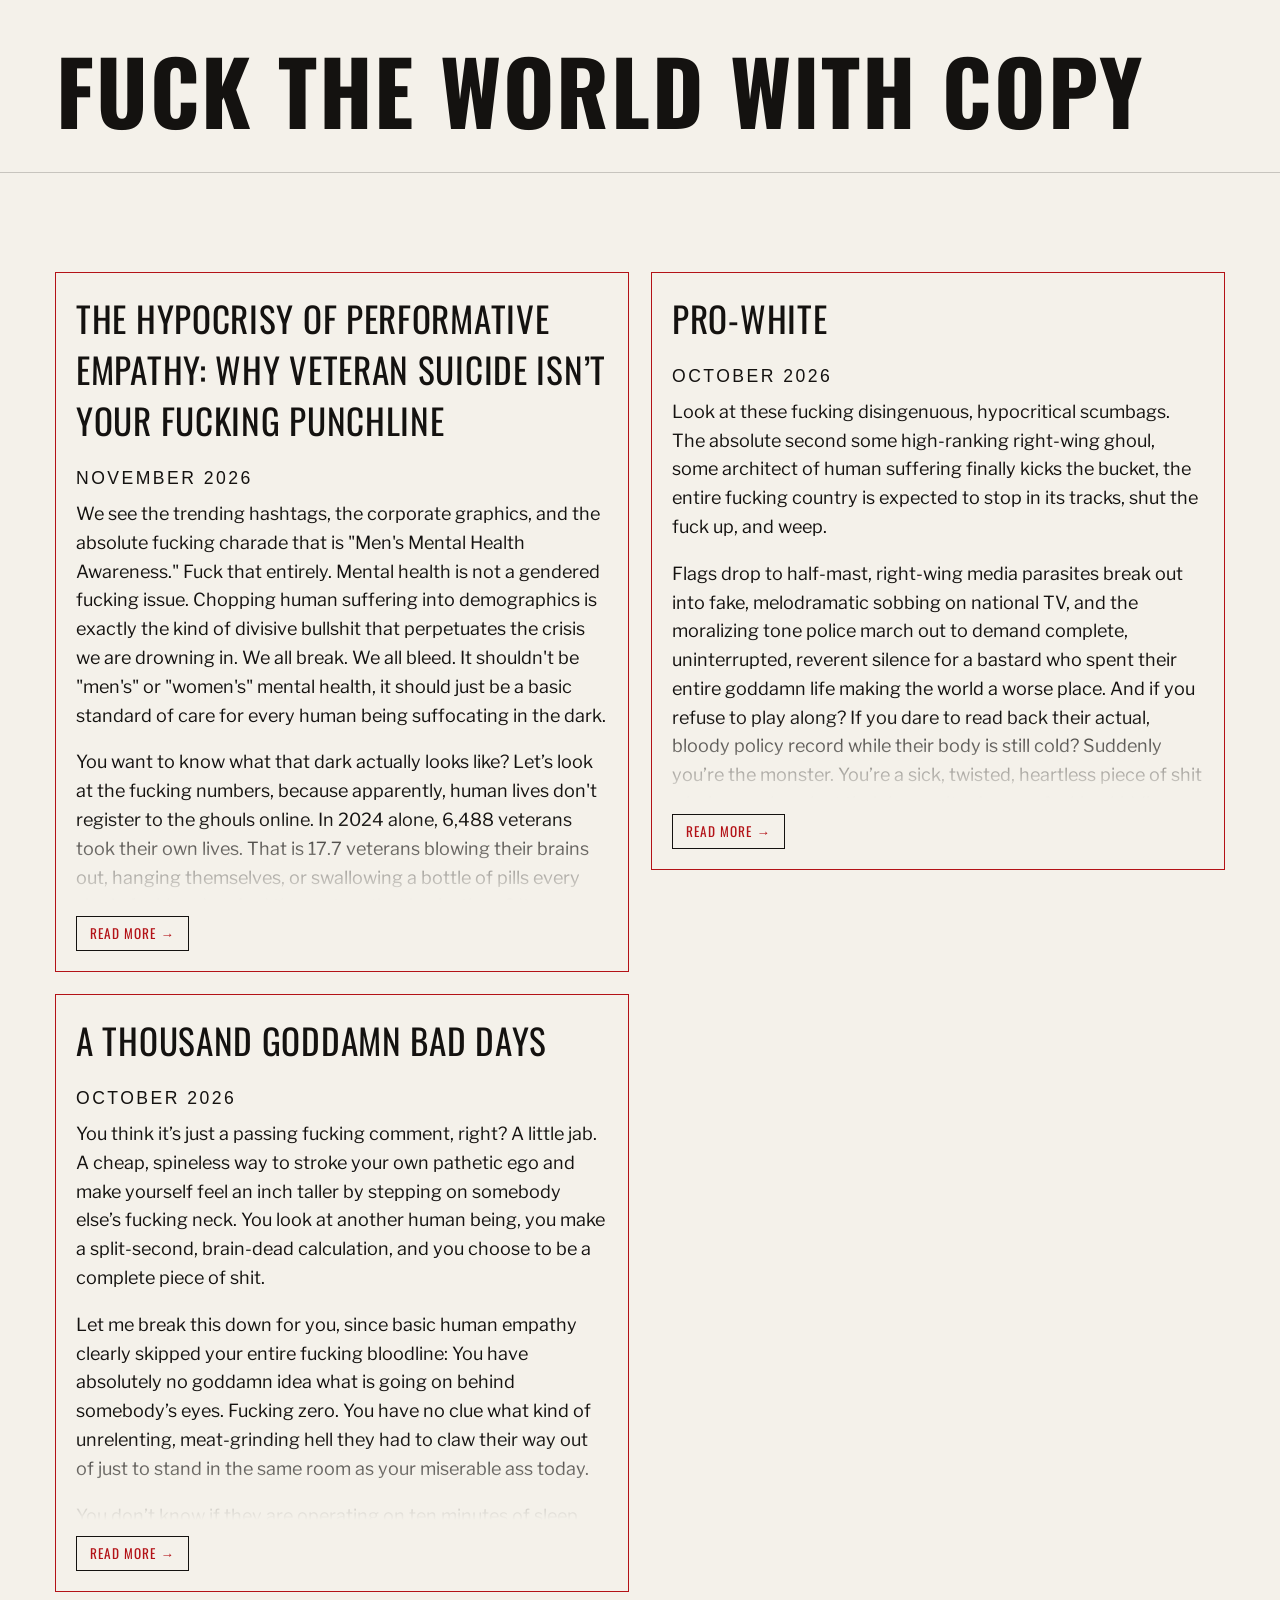
<file: rants.html>
<!DOCTYPE html>
<html lang="en">
<head>
  <meta charset="UTF-8">
  <meta name="viewport" content="width=device-width, initial-scale=1">
  <title>Bridgetown Media Group — Portland Independent Press</title>
  <meta name="description" content="Bridgetown Media Group is a fledgling Portland organization building community through creative works that support a future worth living in. Publisher of the memoir Antifascist and the children's book How the Antifascist Saved Christmas.">

  <!-- how the link looks when shared -->
  <meta property="og:title" content="Bridgetown Media Group">
  <meta property="og:description" content="A fledgling Portland press building community through creative works that support a future worth living in.">
  <meta property="og:image" content="https://bridgetown-media-group.com/images/Fuck_Ted_ICE2.png">
  <meta property="og:url" content="https://bridgetown-media-group.com">
  <meta property="og:type" content="website">
  <meta name="twitter:card" content="summary_large_image">
  <meta name="viewport" content="width=device-width, initial-scale=1.0">

  <link rel="stylesheet" href="styles.css">
  <!-- Google tag (gtag.js) -->
  <script async src="https://www.googletagmanager.com/gtag/js?id=G-ZHVPL9SXJJ"></script>
  <script>
  window.dataLayer = window.dataLayer || [];
  function gtag(){dataLayer.push(arguments);}
  gtag('js', new Date());

  gtag('config', 'G-ZHVPL9SXJJ');
</script>
  <link rel="icon" type="image/svg+xml" href="images/favicon_bmg.svg">
</head>

<body>
  <p class="wordmark">Fuck the World with Copy</p>

  <section class="rant">
    <div class="index_grid">
      <div class="entry">
        <h2 class="rant_title">The Hypocrisy of Performative Empathy: Why Veteran Suicide Isn’t Your Fucking Punchline</h2>
        <h3 class="rant_date">November 2026</h3>
        <div class="entry_content">
          <p>We see the trending hashtags, the corporate graphics, and the absolute fucking charade that is "Men's Mental Health Awareness." Fuck that entirely. Mental health is not a gendered fucking issue. Chopping human suffering into demographics is exactly the kind of divisive bullshit that perpetuates the crisis we are drowning in. We all break. We all bleed. It shouldn't be "men's" or "women's" mental health, it should just be a basic standard of care for every human being suffocating in the dark.</p>
          <p>You want to know what that dark actually looks like? Let’s look at the fucking numbers, because apparently, human lives don't register to the ghouls online. In 2024 alone, 6,488 veterans took their own lives. That is 17.7 veterans blowing their brains out, hanging themselves, or swallowing a bottle of pills every single fucking day. And the system that broke them? It abandoned them, too, 62% of the veterans who died by suicide in 2024 weren't even receiving VA health care in the year before their death. We are losing a goddamn generation to the ghosts of wars they were forced to fight, and society can't even manage a fraction of the outrage it saves for internet drama.</p>
          <p>This is what exposes the absolute rot in our modern discourse: the vile, hypocritical celebration of death by people who have built their entire brands on fake fucking "compassion." I am talking about the content creators. Especially those who loudly claim the leftist mantle of empathy and equality, who pop champagne and do victory laps when an active-duty service member or a veteran loses their battle with their own mind.</p>
          <p>Let’s get one thing straight: Suicide is not a fucking partisan issue. Outside of being a pedophile, a rapist, or a murderer, it shouldn't fucking matter who the victim is. We constantly scream for a society built on mutual respect and equality, but you hypocritical fuckers apparently think that excludes the veterans,myself and many others in this fight who actually deserve basic human compassion.</p>
          <p>​These streaming-chair revolutionaries completely misunderstand the reality of the people they are mocking. The US military-industrial complex is a meat grinder that preys exclusively upon the fucking poor. It doesn’t give a shit about your race, your background, or your politics; it feasts on economic desperation. For many, that uniform wasn't a symbol of a cushy elite; it was the only ticket out of poverty, a broken home, or a dead-end town. Until you absolute wastes of fucking oxygen get that shit through your thick skulls, you have no right to preach about class solidarity or systemic oppression.</p>
          <p>You are pissing on the graves of the exact working-class people you claim to champion.</p>
          <p>To the creators mining veteran tragedy for cheap partisan clout.Your activism is a hollow joke, your empathy is entirely conditional, and you can suck the southbound end of a hose fart I'm lining up. If your political ideology requires you to abandon basic decency for a human being who was chewed up and spit out by a machine you claim to hate, you have absolutely nothing of value to offer this world. Get fucked, and let your grandma's know I will be calling to take them out to a nice seafood dinner, and never call her again.</p>
          <p>You don't own the moral high ground, you're just standing on a pile of nearly 6,500 dead veterans a year to make yourselves look taller.</p>
        </div>
        <button class="read-more" onclick="this.previousElementSibling.classList.toggle('expanded'); this.textContent = this.textContent === 'Read more →' ? 'Read less ↑' : 'Read more →';">Read more →</button>
      </div>
       <div class="entry">
        <h2 class="rant_title">Pro-White</h2>
        <h3 class="rant_date">October 2026</h3>
        <div class="entry_content">
          <p>Look at these fucking disingenuous, hypocritical scumbags. The absolute second some high-ranking right-wing ghoul, some architect of human suffering finally kicks the bucket, the entire fucking country is expected to stop in its tracks, shut the fuck up, and weep. </p>
          <p>Flags drop to half-mast, right-wing media parasites break out into fake, melodramatic sobbing on national TV, and the moralizing tone police march out to demand complete, uninterrupted, reverent silence for a bastard who spent their entire goddamn life making the world a worse place. And if you refuse to play along? If you dare to read back their actual, bloody policy record while their body is still cold? Suddenly you’re the monster. You’re a sick, twisted, heartless piece of shit who’s somehow lost their humanity. Are you fucking kidding me? You want to lecture us about humanity now? Where the fuck was all this fragile, tearful morality when the state was busy executing innocent people in broad daylight?</p>
          <p>​When George Floyd was choked to death on the asphalt with a cop’s knee on his neck, what was their response? Was it reverent silence? Was it a national call for solemn reflection and human empathy? Fuck no. It was a vicious, coordinated, racist character assassination campaign. They dug through his past, pulled out every disgusting trope in the book, mocked a dying man’s final breath, and sold fucking t-shirts laughing about a murder. And right now, as human beings are dying in cold, filthy ICE cages—stripped of their basic human rights, torn away from their kids, and left to rot—these same right-wing hypocrites aren't holding vigils. They're cheering. They laugh on prime-time television, turn ongoing migrant suffering into a sick punchline at their fucking political rallies, and turn state-sponsored cruelty happening this very second into a badge of honor.</p>
          <p>​For decades, the disparity has been crystal goddamn clear: when a Black kid, an immigrant, or an innocent person gets executed by police or crushed by the system, to them, that’s just "free speech." That's just being "anti-woke" or "telling it like it is." They get to turn state murder into a spectator sport and mock the dead before the body even hits the floor. But the very second we refuse to bow down and worship one of their sacred political executioners, suddenly it's tasteless. Suddenly we’ve crossed a moral line. Suddenly we’re the cruel ones. Fuck outta here with that fake-ass, one-sided moral superiority.</p>
          <p>​Their whole concept of "decorum" is a giant fucking scam. It’s a one-way shield built specifically to protect powerful, elite parasites from the consequences of their own horrific actions while denying basic human dignity to everyone else. They expect to spend forty years stripping away healthcare, starving working families, greenlighting police brutality, and waging endless wars—and then expect us to line up like brainwashed fucking sheep, hold hands, and pretend they were saintly public servants who deserve our tears. We don't owe them a single goddamn second of fake grief. We don't owe them artificial respect, and we sure as hell don't owe them our silence.</p>
          <p>​Refusing to mourn the monsters who destroyed millions of lives isn't about hate—it’s about memory. It’s about refusing to go along with their corporate, whitewashed, selective amnesia. It’s about looking at the exact same assholes who spent their entire careers laughing at the graves of police victims, pointing a finger straight in their faces, and telling them to go fuck themselves. You don't get to preach to anyone about the sanctity of human life when you spent your entire existence treating it like garbage. So take your fake outrage, take your lectures on civility, and shove them straight up your ass. If you want to talk about respect for human life, go back and show it to the people you're crushing while they're still breathing.</p>
        </div>
        <button class="read-more" onclick="this.previousElementSibling.classList.toggle('expanded'); this.textContent = this.textContent === 'Read more →' ? 'Read less ↑' : 'Read more →';">Read more →</button>
      </div>

      <div class="entry">
        <h2 class="rant_title">A Thousand Goddamn Bad Days</h2>
        <h3 class="rant_date">October 2026</h3>
        <div class="entry_content">
          <p>​You think it’s just a passing fucking comment, right? A little jab. A cheap, spineless way to stroke your own pathetic ego and make yourself feel an inch taller by stepping on somebody else’s fucking neck. You look at another human being, you make a split-second, brain-dead calculation, and you choose to be a complete piece of shit.</p>
          <p>​Let me break this down for you, since basic human empathy clearly skipped your entire fucking bloodline: You have absolutely no goddamn idea what is going on behind somebody’s eyes. Fucking zero. You have no clue what kind of unrelenting, meat-grinding hell they had to claw their way out of just to stand in the same room as your miserable ass today.</p>
          <p>You don’t know if they are operating on ten minutes of sleep and a desperate, white-knuckled grip on their own crumbling sanity. You don’t know if they just buried someone they fucking love. You don't know if they're drowning in debt, fighting a disease that doesn't show on the outside, or sitting in their car every morning screaming until their vocal cords bleed just to put on a normal, functioning face for the rest of the world. You don’t know the weight of the invisible, crushing anvils people are dragging around by their fucking ankles every single goddamn day.</p>
          <p>But you? You swagger up, or you log the fuck on, dripping with this unearned, toxic arrogance, and you drop your little shit-bombs. You spit out your judgmental, unsolicited, garbage-ass opinions like the world owes you a fucking microphone. You push, and you prod, and you poke at people who are already hanging by a single, frayed fucking thread.</p>
          <p>​And you do it because you think it’s safe. You cowardly fuck.</p>
          <p>You walk around with this bullying, fuck-boy bullshit mentality, fully expecting that the social contract is going to protect you. You expect a polite nod. You expect them to swallow it, to look away, to passively take your blatant disrespect because that’s what "polite society" dictates. You rely on the absolute gamble that most people are just too fucking exhausted to fight back.</p>
          <p>​But here is the reality check you so desperately need, and I hope it hits you like a fucking freight train: People are walking around like overfilled balloons, right on the goddamn edge of snapping. And if you feel so fucking free to walk up with a needle and pop it just to get your sick little rocks off, do not act like a shocked little bitch when it blows up in your fucking face.</p>
          <p>Do not stand there with your hands up, backpedaling, whining about how they need to "take a joke" or "calm the fuck down" when somebody finally loses their shit. When somebody decides that today is the day they are completely, entirely out of fucks to give, and they hand your disrespect right back to you with the force of a thousand goddamn bad days.</p>
          <p>You don't get to light a match, throw it into a fucking powder keg, and complain about the explosion. You don't get to poke the bear and cry when it rips your fucking face off.</p>
          <p>If you push someone who is already fighting a war you know nothing about, you are going to get casualties. You are going to get a reaction that doesn't fit your neat little script. You are going to get the unfiltered, raw, animal rage of a human being who has simply had enough of your shit. And you will have earned every single second of it.</p>
          <p>So before you open your goddamn mouth. Before you type out that slick little insult from behind your safe little screen. Before you decide to make someone else the punchline to a joke nobody is fucking laughing at—take a breath, look in the mirror, and swallow your own poison. Keep your shitty, useless, garbage comments to your fucking self.</p>
          <p>Mind your own fucking business. Walk your own path. And if you can't manage to be a decent human being, at the very least, learn how to shut the fuck up.</p>
        </div>
        <button class="read-more" onclick="this.previousElementSibling.classList.toggle('expanded'); this.textContent = this.textContent === 'Read more →' ? 'Read less ↑' : 'Read more →';">Read more →</button>
      </div>
    </div>
  </section>
</body>
</file>
<file: styles.css>
/* Bridgetown Media Group — shared styles
   Palette: ink black, paper white, oxblood red.
   Display: Oswald (condensed, poster). Body: Libre Franklin. */

@import url('https://fonts.googleapis.com/css2?family=Oswald:wght@500;600;700&family=Libre+Franklin:ital,wght@0,400;0,600;1,400&display=swap');

:root {
  --ink: #141210;
  --paper: #f4f1ea;
  --red: #b31217;
  --line: #141210;
  --muted: #5a534c;
}

* { box-sizing: border-box; }

html { scroll-behavior: smooth; }

body {
  margin: 0;
  background: var(--paper);
  color: var(--ink);
  font-family: 'Libre Franklin', system-ui, sans-serif;
  font-size: 18px;
  line-height: 1.6;
  -webkit-font-smoothing: antialiased;
}

img { max-width: 100%; display: block; }

a { color: var(--red); }

/* ---------- Nav ---------- */
.nav {
  position: sticky;
  top: 0;
  z-index: 20;
  display: flex;
  align-items: center;
  justify-content: space-between;
  padding: 0.85rem 1.5rem;
  background: var(--ink);
  color: var(--paper);
  border-bottom: 3px solid var(--red);
}
.nav a { color: var(--paper); text-decoration: none; }
.brand {
  font-family: 'Oswald', sans-serif;
  font-weight: 700;
  letter-spacing: 0.04em;
  text-transform: uppercase;
  font-size: 1.05rem;
  white-space: nowrap;
}
.nav-links {
  display: flex;
  gap: 1.5rem;
  align-items: center;
  list-style: none;
  margin: 0;
  padding: 0;
  font-family: 'Oswald', sans-serif;
  font-weight: 500;
  text-transform: uppercase;
  letter-spacing: 0.05em;
  font-size: 0.82rem;
}
.nav-links a:hover { color: var(--red); }

/* native dropdown, no JS */
.menu { position: relative; }
.menu > summary {
  list-style: none;
  cursor: pointer;
  text-transform: uppercase;
}
.menu > summary::-webkit-details-marker { display: none; }
.menu[open] > summary { color: var(--red); }
.menu-panel {
  position: absolute;
  right: 0;
  margin-top: 0.7rem;
  background: var(--ink);
  border: 1px solid var(--red);
  min-width: 190px;
  padding: 0.4rem 0;
}
.menu-panel a {
  display: block;
  padding: 0.55rem 1rem;
  font-size: 0.82rem;
}
.menu-panel a:hover { background: var(--red); }

/* ---------- Layout ---------- */
.wrap { max-width: 820px; margin: 0 auto; padding: 0 1.5rem; }
section { padding: 4.5rem 0; border-bottom: 1px solid rgba(20,18,16,0.12); }
section:last-of-type { border-bottom: none; }

h1, h2, h3 {
  font-family: 'Oswald', sans-serif;
  font-weight: 700;
  line-height: 1.02;
  text-transform: uppercase;
  letter-spacing: 0.01em;
  margin: 0 0 1rem;
}
h1 { font-size: clamp(2.6rem, 7vw, 5rem); }
h2 { font-size: clamp(1.8rem, 4vw, 2.8rem); }
h3 { font-size: 1.15rem; letter-spacing: 0.05em; }

.eyebrow {
  font-family: 'Oswald', sans-serif;
  font-weight: 600;
  text-transform: uppercase;
  letter-spacing: 0.18em;
  font-size: 0.78rem;
  color: var(--red);
  margin: 0 0 0.6rem;
}

.lede { font-size: 1.25rem; }

.arrow { width: 120px; margin: 2.5rem auto 0; opacity: 0.85; }

/* ---------- Buttons ---------- */
.btn {
  display: inline-block;
  font-family: 'Oswald', sans-serif;
  font-weight: 600;
  text-transform: uppercase;
  letter-spacing: 0.08em;
  font-size: 0.9rem;
  background: var(--red);
  color: var(--paper);
  text-decoration: none;
  padding: 0.75rem 1.5rem;
  border: 2px solid var(--red);
}
.btn:hover { background: transparent; color: var(--red); }
.btn.ghost { background: transparent; color: var(--ink); border-color: var(--ink); }
.btn.ghost:hover { background: var(--ink); color: var(--paper); }

/* ---------- Home ---------- */
.hero-home {
  min-height: 82vh;
  display: flex;
  flex-direction: column;
  justify-content: flex-end;
  color: var(--paper);
  background:
    linear-gradient(180deg, rgba(20,18,16,0.15) 0%, rgba(20,18,16,0.82) 100%),
    url('images/Fuck_Ted_ICE2.png') center/cover no-repeat;
  padding: 2.5rem 1.5rem 3rem;
  border-bottom: 3px solid var(--red);
}
.hero-home .wordmark {
  font-family: 'Oswald', sans-serif;
  font-weight: 700;
  text-transform: uppercase;
  font-size: clamp(2.4rem, 8vw, 5.5rem);
  line-height: 0.95;
  letter-spacing: 0.02em;
  margin: 0;
}
.hero-home .tagline {
  font-family: 'Oswald', sans-serif;
  font-weight: 500;
  text-transform: uppercase;
  letter-spacing: 0.14em;
  font-size: clamp(0.85rem, 2.2vw, 1.1rem);
  margin: 0.6rem 0 0;
  color: var(--paper);
}
.home-links {
  display: flex;
  flex-wrap: wrap;
  gap: 1.4rem;
  margin-top: 1.8rem;
  font-family: 'Oswald', sans-serif;
  font-weight: 500;
  text-transform: uppercase;
  letter-spacing: 0.06em;
  font-size: 0.95rem;
}
.home-links a { color: var(--paper); text-decoration: none; border-bottom: 2px solid var(--red); padding-bottom: 2px; }
.home-links a:hover { color: var(--red); }

/* Memoir hero (photo behind headline) */
.hero-banner {
  color: var(--paper);
  background:
    linear-gradient(180deg, rgba(20,18,16,0.35) 0%, rgba(20,18,16,0.85) 100%),
    url('images/IMG_1420.jpg') center/cover no-repeat;
  border-bottom: 3px solid var(--red);
}
.hero-banner h1,
.hero-banner h2,
.hero-banner .lede { color: var(--paper); }

/* Punching Nazis — flowing article, images and quote floated */
.excerpt-flow::after { content: ""; display: block; clear: both; }

.excerpt-flow .float-right {
  float: right;
  max-width: 300px;
  margin: 0.4rem 0 1.4rem 2rem;
}
.excerpt-flow .float-left {
  float: left;
  max-width: 300px;
  margin: 0.4rem 2rem 1.4rem 0;
}
.excerpt-flow figure {
  margin: 0 0 0.5rem;
}
.excerpt-flow figure img {
  border: 1px solid var(--ink);
  box-shadow: 4px 4px 0 rgba(20, 18, 16, 0.18);
}

@media (max-width: 680px) {
  .excerpt-flow .float-right,
  .excerpt-flow .float-left {
    float: none;
    max-width: 100%;
    margin: 1.5rem 0;
  }
}
/* Christmas book — cover beside the title */
.xmas-hero-grid {
  display: grid;
  grid-template-columns: 0.9fr 1.1fr;
  gap: 3rem;
  align-items: center;
}
.xmas-cover { margin: 0; }
.xmas-cover img {
  width: 100%;
  border: 1px solid var(--ink);
  box-shadow: 4px 4px 0 rgba(20, 18, 16, 0.18);
}
.xmas-intro h1 { margin-top: 0.4rem; }

@media (max-width: 680px) {
  .xmas-hero-grid { grid-template-columns: 1fr; gap: 1.5rem; }
}
.xmas-inside img {
  max-width: 460px;
  width: 100%;
  border: 1px solid var(--ink);
  box-shadow: 4px 4px 0 rgba(20, 18, 16, 0.18);
}
/* ---------- Content bits ---------- */
figure {
  margin: 1rem 0;
}
figure img {
  border: 1px solid var(--ink);
  box-shadow: 4px 4px 0 rgba(20, 18, 16, 0.18);
}
figcaption { font-size: 0.85rem; color: var(--muted); margin-top: 0.5rem; font-style: italic; }

.portrait {
  display: block;
  max-width: 340px;
  width: 100%;
  margin: 0 0 2rem;
  border: 1px solid var(--ink);
  box-shadow: 4px 4px 0 rgba(20, 18, 16, 0.18);
}

.pull {
  font-family: 'Oswald', sans-serif;
  font-weight: 600;
  text-transform: uppercase;
  font-size: clamp(1.4rem, 3.5vw, 2.2rem);
  line-height: 1.1;
  border-left: 5px solid var(--red);
  padding-left: 1.2rem;
  margin: 2.5rem 0;
}

.review { border-top: 1px solid rgba(20,18,16,0.2); padding-top: 1.2rem; margin-top: 1.2rem; }
.stars { color: var(--red); font-weight: 600; }

.band { background: var(--ink); color: var(--paper); }
.band .eyebrow { color: var(--red); }
.band a { color: var(--paper); }

.price { font-family: 'Oswald', sans-serif; font-weight: 600; font-size: 1.4rem; }

.stack { display: flex; flex-direction: column; gap: 0.8rem; align-items: flex-start; }

/* ---------- Podcast ---------- */
.rant-link {
  display: inline-block;
  padding: 0.6rem 1.2rem;
  background-color: transparent;
  color: #141210;
  border: 1px solid #141210;
  text-decoration: none;
  font-family: 'Oswald', sans-serif;
  text-transform: uppercase;
  letter-spacing: 0.08em;
}

/* ---------- Rants ---------- */
.rant { 
  border-top: 1px solid rgba(20,18,16,0.2); 
  border-bottom: 1px solid rgba(20,18,16,0.2); 
  padding: 5rem; 
  margin-top: 1.5rem; 
}

.rant { 
  border-top: 1px solid rgba(20,18,16,0.2); 
  border-bottom: 1px solid rgba(20,18,16,0.2); 
  padding: 5rem 0; 
  margin-top: 1.5rem; 
}

.wordmark {
  max-width: 1200px;
  margin: 0 auto;
  padding: 3rem 16px 1rem;
  font-family: 'Oswald', sans-serif;
  font-weight: 700;
  text-transform: uppercase;
  font-size: clamp(2.4rem, 8vw, 5.5rem);
  line-height: 0.95;
  letter-spacing: 0.02em;
}

.tagline {
  max-width: 1200px;
  margin: 0.6rem auto 0;
  padding: 0 16px;
  font-family: 'franklin-gothic', sans-serif;
  font-weight: 500;
  text-transform: uppercase;
  letter-spacing: 0.14em;
  font-size: clamp(0.85rem, 2.2vw, 1.1rem);
  color: var(--ink);
}

.index_grid {
  display: grid;
  grid-template-columns: repeat(2, minmax(0, 1fr));
  gap: 24px;
  max-width: 1200px;
  margin: 0 auto;
  padding: 0 16px;
  margin-bottom: 24px;
  margin-top: 20px;
  align-items: start;   /* stop the grid from stretching them to match */
}

.rant_title {
  font-family: 'Oswald', sans-serif;
  text-align: left;
  font-weight: 400;
  letter-spacing: 0.02em;
  font-size: clamp(1.5rem, 3vw, 2.2rem);
  margin: 0 0 0.5rem;
  padding-bottom: 1rem;
  line-height: 3.2rem;
}

.rant_date {
  font-family: 'franklin-gothic', sans-serif;
  font-weight: 200;
  letter-spacing: 0.14em;
  font-size: clamp(0.85rem, 2.2vw, 1.1rem);
  margin: 0 0 0.75rem;
  color: var(--ink);
}

.entry_content p:first-child {
  margin-top: 0;
}

.entry {
  max-width: 600px;
  margin: 0;
  padding: 20px;
  outline: 1px solid #b31217;
  background-color: #f4f1ea;
}

.entry_content {
  max-height: 400px;        /* show only the first 600px */
  overflow: hidden;         /* hide the rest */
  position: relative;
  transition: max-height 0.4s ease;
}

.entry_content.expanded {
  max-height: none;       /* big enough to show everything when opened */
}

/* the soft fade at the bottom of the cut-off text */
.entry_content:not(.expanded)::after {
  content: "";
  position: absolute;
  bottom: 0;
  left: 0;
  width: 100%;
  height: 80px;
  background: linear-gradient(rgba(244, 241, 234, 0), #f4f1ea);
  pointer-events: none;
}

.read-more {
  display: inline-block;
  padding: 0.4rem .8rem;
  border: 1px solid var(--ink);
  color: #b31217;
  text-decoration: none;
  font-family: 'Oswald', sans-serif;
  text-transform: uppercase;
  letter-spacing: 0.08em;
  background-color: #f4f1ea;
  margin-top: 1rem;
}

/* ---------- Gentler pages ---------- */
.gentle .wordmark {
  font-weight: 500;
  font-size: clamp(2rem, 5vw, 3.6rem);
  letter-spacing: 0.03em;
}

.gentle .entry {
  outline: 1px solid rgba(20, 18, 16, 0.25);
}

.gentle .rant_title {
  font-weight: 400;
  text-transform: none;
}

.gentle .entry_content p {
  line-height: 1.75;
}

.gentle .read-more {
  color: var(--ink);
  border-color: rgba(20, 18, 16, 0.4);
}

.j_wordmark {
  max-width: 1200px;
  margin: 0 auto;
  padding: 3rem 16px 1rem;
  font-family: 'Oswald', sans-serif;
  font-weight: 700;
  text-transform: uppercase;
  font-size: clamp(2rem, 6.4vw, 5rem);
  line-height: 0.95;
  letter-spacing: 0.02em;
}

.j_tagline {
  max-width: 1200px;
  margin: 0.6rem auto 0;
  padding: 0 16px;
  font-family: 'franklin-gothic', sans-serif;
  font-weight: 500;
  text-transform: uppercase;
  letter-spacing: 0.14em;
  font-size: clamp(0.85rem, 2.2vw, 1.1rem);
  color: var(--ink);
}

.rant img {
  float: left;
  width: 150px;
  object-fit: cover;
  margin: 0 20px 10px 0;
  margin-top: 0.4em;
}

.entry_content::after {
  content: "";
  display: block;
  clear: both;
}

@media (max-width: 900px) {
  .index_grid {
    grid-template-columns: 1fr;
  }

  .entry {
    max-width: none;
  }
}


/* ---------- Footer ---------- */
.foot {
  background: var(--ink);
  color: var(--paper);
  padding: 3rem 1.5rem;
  text-align: center;
  border-top: 3px solid var(--red);
}
.foot .social { display: flex; gap: 1.2rem; justify-content: center; margin-bottom: 1.2rem; font-family: 'Oswald', sans-serif; text-transform: uppercase; letter-spacing: 0.06em; font-size: 0.82rem; }
.foot .social a { color: var(--paper); text-decoration: none; }
.foot .social a:hover { color: var(--red); }
.foot .fine { font-size: 0.78rem; color: #b9b2a9; line-height: 1.5; }
.foot .fine a { color: #b9b2a9; }

/* ---------- Responsive ---------- */
@media (max-width: 680px) {
  .nav { flex-wrap: wrap; gap: 0.6rem 1rem; padding: 0.7rem 1rem; }
  .nav-links { gap: 1rem; font-size: 0.74rem; flex-wrap: wrap; }
  body { font-size: 17px; }
  section { padding: 3rem 0; }
}

@media (prefers-reduced-motion: reduce) {
  html { scroll-behavior: auto; }
}
</file>
